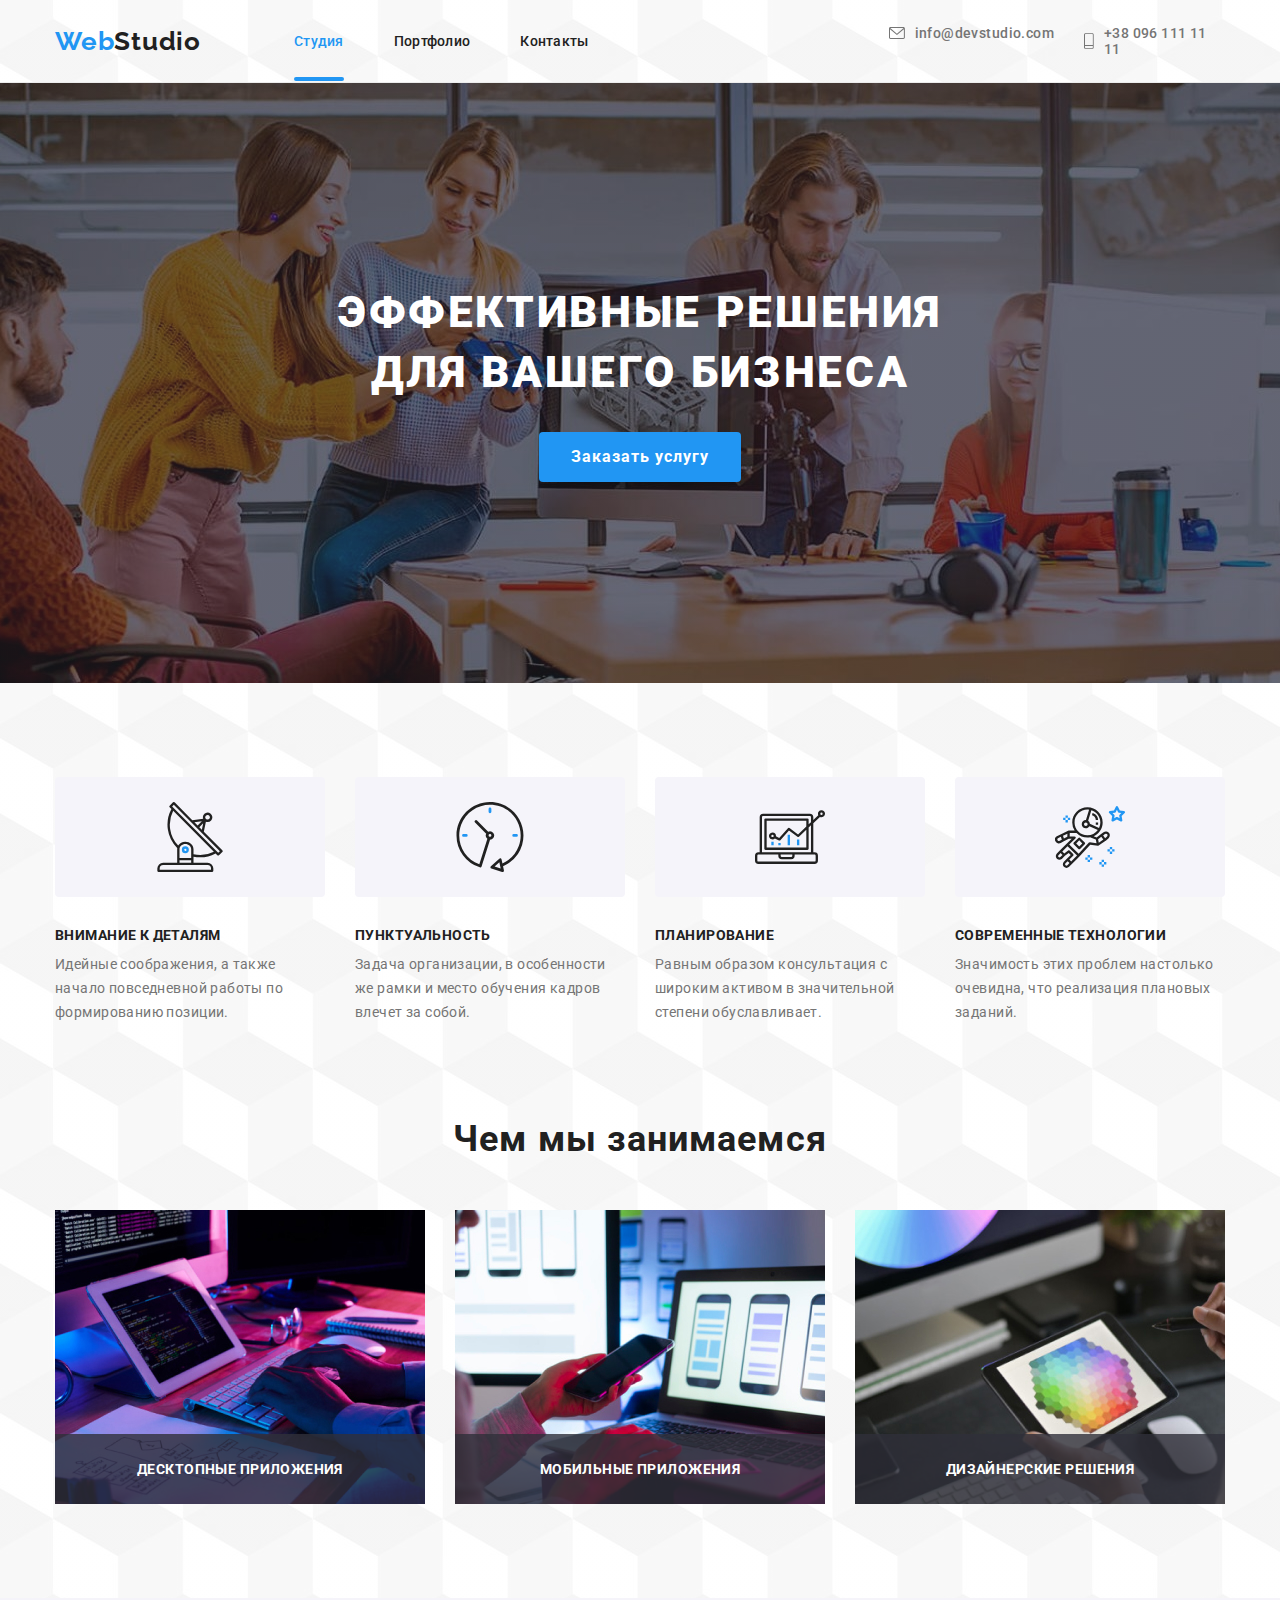
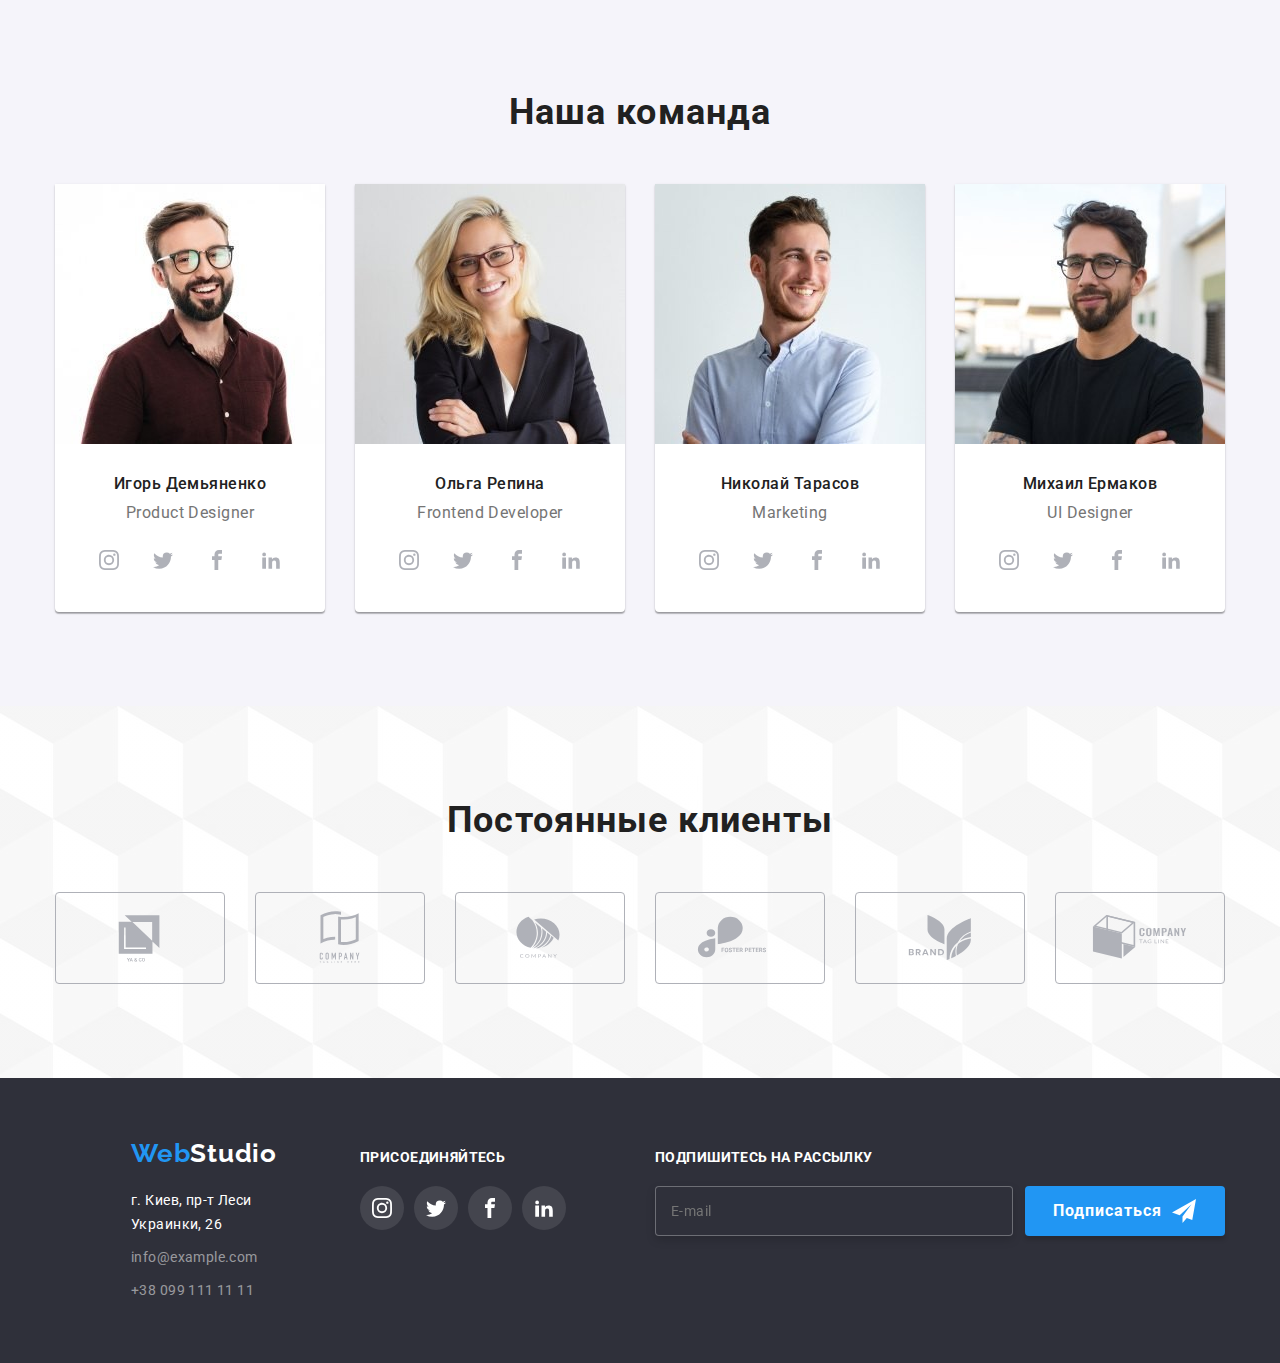
<file: index.html>
<!DOCTYPE html>
<html lang="en">
  <head>
    <meta charset="UTF-8" />
    <meta http-equiv="X-UA-Compatible" content="IE=edge" />
    <meta name="viewport" content="width=device-width, initial-scale=1.0" />
    <title>Document</title>
    <link rel="preconnect" href="https://fonts.googleapis.com" />
    <link rel="preconnect" href="https://fonts.gstatic.com" crossorigin />
    <link
      rel="stylesheet"
      href="https://cdnjs.cloudflare.com/ajax/libs/modern-normalize/1.0.0/modern-normalize.min.css"
    />
    <link
      href="https://fonts.googleapis.com/css2?family=Raleway:wght@600;700;800&family=Roboto:wght@400;500;700;900&display=swap"
      rel="stylesheet"
    />
    <link rel="stylesheet" href="./css/main.min.css" />
  </head>

  <body class="bg-img">
    <!-- Логотип -->
    <header class="header">
      <div class="container nav">
        <a href="./index.html" class="logo logo--right">Web<span class="logo__header-color">Studio</span></a>
        <nav class="nav">
          <ul class="nav list">
            <li class="nav__item">
              <a href="./index.html" class="active nav__info">Студия</a>
            </li>
            <li class="nav__item">
              <a href="./portfolio.html" class="nav__info">Портфолио</a>
            </li>
            <li class="nav__item">
              <a href="#contacts" class="nav__info">Контакты</a>
            </li>
          </ul>
        </nav>
        <ul class="heder-contacts list">
          <li class="heder-contacts__link">
            <a href="mailto:info@devstudio.com" class="heder-contacts__mail">
              <svg class="heder-contacts__icon" width="16" height="12">
               <use href="./images/icons-sprite.svg#icon-email"></use>
              </svg>info@devstudio.com
            </a>
          </li>
          <li class="heder-contacts__link">
            <a href="tel:+380961111111" class="heder-contacts__tel">
              <svg class="heder-contacts__icon" width="10" height="16">
                <use href="./images/icons-sprite.svg#icon-mobile"></use>
              </svg>+38 096 111 11 11
            </a>
          </li>
        </ul>
      </div>
    </header>

<div class="mobail-header container">
       <a href="./index.html" class="mobail-logo">Web<span class="logo__header-color">Studio</span></a>    
       <button class="mobile-menu-btn" type="button"  data-mobile-open>
            <svg  class="mobile-menu-icon" width="24" height="16">
              <use class="mobile-menu-open" href="./images/symbol-defs.svg#menu-24px"></use>
            <!-- <use class="mobile-menu-close" href="./images/symbol-defs.svg#close-24px"></use> -->
            </svg>
       </button>

      </div>

      </div>

    <!-- Услуги для бизнеса -->
    <main>
      <section class="market wrapper">
        <div class="container">
          <h1 class="solution">Эффективные решения для вашего бизнеса</h1>
          <button class="order" type="button" data-modal-open >Заказать услугу</button>
        </div>
      </section>

      <!-- Особенности работы -->

      <section class="section">
        <div class="container">
          <h2 class="visually-hidden">Переваги</h2>
          <ul class="list fors">
            <li class="fors__list">
              <div class="feature feature--bottom">
                <svg width="70" height="70">
                  <use href="./images/icons-sprite.svg#icon-antenna"></use>
                </svg>
              </div>
              <h3 class="fors__skils fors__skils--bottom">Внимание к деталям</h3>
              <p class="fors__deskr">
                Идейные соображения, а также начало повседневной работы по формированию позиции.
              </p>
            </li>

            <li class="fors__list">
              <div class="feature feature--bottom">
                <svg width="70" height="70">
                  <use href="./images/icons-sprite.svg#icon-clock"></use>
                </svg>
              </div>
              <h3 class="fors__skils fors__skils--bottom">Пунктуальность</h3>
              <p class="fors__deskr">
                Задача организации, в особенности же рамки и место обучения кадров влечет за собой.
              </p>
            </li>

            <li class="fors__list">
              <div class="feature feature--bottom">
                <svg width="70" height="70">
                  <use href="./images/icons-sprite.svg#icon-diagram"></use>
                </svg>
              </div>
              <h3 class="fors__skils fors__skils--bottom">Планирование</h3>
              <p class="fors__deskr">
                Равным образом консультация с широким активом в значительной степени обуславливает.
              </p>
            </li>

            <li class="fors__list">
              <div class="feature feature--bottom">
                <svg width="70" height="70">
                  <use href="./images/icons-sprite.svg#icon-astronaut"></use>
                </svg>
              </div>
              <h3 class="fors__skils fors__skils--bottom">Современные технологии</h3>
              <p class="fors__deskr">
                Значимость этих проблем настолько очевидна, что реализация плановых заданий.
              </p>
            </li>
          </ul>
        </div>
      </section>

      <!-- Три картинки -->

      <section class="container">
        <div class="section work">
          <h2 class="mishion mishion--bottom">Чем мы занимаемся</h2>
          <ul class="picture list">
            <li class="picture__box picture__box--end">
							<picture>
								<!-- desktop screen -->
								<source
									media="(min-width: 1200px)"
									srcset="./img-new/benefits/img-0-lg.jpg 1x, ./img-new/benefits/img-0-lg-@2x.jpg 2x"
									type="image/jpg"
								/>
								<img src="./img-new/benefits/img-0-lg.jpg" alt="box 1" width="370" height="294" />
							</picture>
              <p class="picture__text">Десктопные приложения</p>
            </li>
            <li class="picture__box picture__box--end">
              	<picture>
								<!-- desktop screen -->
								<source
									media="(min-width: 1200px)"
									srcset="./img-new/benefits/img-1-lg.jpg 1x, ./img-new/benefits/img-1-lg-@2x.jpg 2x"
									type="image/jpg"
								/>
								<img src="./img-new/benefits/img-1-lg.jpg" alt="box 2" width="370" height="294" />
							</picture>
              <p class="picture__text">Мобильные приложения</p>
            </li>
            <li class="picture__box picture__box--end">
              	<picture>
								<!-- desktop screen -->
								<source
									media="(min-width: 1200px)"
									srcset="./img-new/benefits/img-2-lg.jpg 1x, ./img-new/benefits/img-2-lg-@2x.jpg 2x"
									type="image/jpg"
								/>
								<img src="./img-new/benefits/img-2-lg.jpg" alt="box 3" width="370" height="294" />
							</picture>
              <p class="picture__text">Дизайнерские решения</p>
            </li>
          </ul>
        </div>
      </section>

      <!-- Команда фирмы -->

      <section class="team section">
        <div class="container">
          <h2 id="studio" class="mishion mishion--bottom">Наша команда</h2>
          <ul class="team-box list">
            <li class="team-box__unit">
            	<picture>
                <!-- desktop screen -->
								<source
									media="(min-width: 1200px)"
									srcset="./img-new/team/img-0-lg.jpg 1x, ./img-new/team/img-0-lg-@2x.jpg 2x"
									type="image/jpg"
								/>
                <!-- tablet screen -->
								<source
									media="(min-width: 768px)"
									srcset="./img-new/team/img-0-md.jpg 1x, ./img-new/team/img-0-md-@2x.jpg 2x"
									type="image/jpg"
								/> 
                 <!-- mobile screen -->
								<source
									media="(min-width: 480px)"
									srcset="./img-new/team/img-0-sm.jpg 1x, ./img-new/team/img-0-sm-@2x.jpg 2x"
									type="image/jpg"
								/> 
                <source
									media="(max-width: 479px)"
									srcset="./img-new/team/img-0-sm.jpg 1x, ./img-new/team/img-0-sm-@2x.jpg 2x"
									type="image/jpg"
								/> 
								<img src="./img-new/team/img-0-lg.jpg" alt="Igor" />
							</picture>

              <div class="personal">
                <h3 class="personal__soname">Игорь Демьяненко</h3>
                <p class="personal__job personal__job--top">Product Designer</p>
                 <ul class="list soshial  soshial--top">
                    <li class="soshial__list">
                      <a class="soshial__links"
                        href="https://www.instagram.com/">
                        <svg class="soshial__icons" width="20" height="20">
                          <use href="./images/symbol-defs.svg#icon-instagram"></use>
                        </svg>
                      </a>
                    </li>
                    <li class="soshial__list">
                      <a class="soshial__links"
                        href="https://www.twitter.com/">
                        <svg class="soshial__icons" width="20" height="20">
                          <use href="./images/symbol-defs.svg#icon-twitter"></use>
                        </svg>
                      </a>
                    </li>
                    <li class="soshial__list">
                      <a class="soshial__links"
                        href="https://www.facebook.com/">
                        <svg class="soshial__icons" width="20" height="20">
                          <use href="./images/symbol-defs.svg#icon-facebook"></use>
                        </svg>
                      </a>
                    </li>
                    <li class="soshial__list">
                      <a class="soshial__links"
                        href="https://www.linkedin.com/">
                        <svg class="soshial__icons" width="20" height="20">
                          <use href="./images/symbol-defs.svg#icon-linkedin2"></use>
                        </svg>
                      </a>
                    </li>
                  </ul> 
                </div>
              
            </li>
            <li class="team-box__unit">
              <picture>
                <!-- desktop screen -->
								<source
									media="(min-width: 1200px)"
									srcset="./img-new/team/img-1-lg.jpg 1x, ./img-new/team/img-1-lg-@2x.jpg 2x"
									type="image/jpg"
								/>
                <!-- tablet screen -->
								<source
									media="(min-width: 768px)"
									srcset="./img-new/team/img-1-md.jpg 1x, ./img-new/team/img-1-md-@2x.jpg 2x"
									type="image/jpg"
								/> 
                 <!-- mobile screen -->
								<source
									media="(min-width: 480px)"
									srcset="./img-new/team/img-1-sm.jpg 1x, ./img-new/team/img-1-sm-@2x.jpg 2x"
									type="image/jpg"
								/> 
                <source
									media="(max-width: 479px)"
									srcset="./img-new/team/img-1-sm.jpg 1x, ./img-new/team/img-1-sm-@2x.jpg 2x"
									type="image/jpg"
								/> 
								<img src="./img-new/team/img-1-lg.jpg" alt="Olga" />
							</picture>
              <div class="personal">
                <h3 class="personal__soname">Ольга Репина</h3>
                <p class="personal__job personal__job--top">Frontend Developer</p>
                 <ul class="list soshial  soshial--top">
                    <li class="soshial__list">
                      <a class="soshial__links"
                        href="https://www.instagram.com/">
                        <svg class="soshial__icons" width="20" height="20">
                          <use href="./images/symbol-defs.svg#icon-instagram"></use>
                        </svg>
                      </a>
                    </li>
                    <li class="soshial__list">
                      <a class="soshial__links"
                        href="https://www.twitter.com/">
                        <svg class="soshial__icons" width="20" height="20">
                          <use href="./images/symbol-defs.svg#icon-twitter"></use>
                        </svg>
                      </a>
                    </li>
                    <li class="soshial__list">
                      <a class="soshial__links"
                        href="https://www.facebook.com/">
                        <svg class="soshial__icons" width="20" height="20">
                          <use href="./images/symbol-defs.svg#icon-facebook"></use>
                        </svg>
                      </a>
                    </li>
                    <li class="soshial__list">
                      <a class="soshial__links"
                        href="https://www.linkedin.com/">
                        <svg class="soshial__icons" width="20" height="20">
                          <use href="./images/symbol-defs.svg#icon-linkedin2"></use>
                        </svg>
                      </a>
                    </li>
                  </ul>
              </div>
            </li>
            <li class="team-box__unit">
              <picture>
                <!-- desktop screen -->
								<source
									media="(min-width: 1200px)"
									srcset="./img-new/team/img-2-lg.jpg 1x, ./img-new/team/img-2-lg-@2x.jpg 2x"
									type="image/jpg"
								/>
                <!-- tablet screen -->
								<source
									media="(min-width: 768px)"
									srcset="./img-new/team/img-2-md.jpg 1x, ./img-new/team/img-2-md-@2x.jpg 2x"
									type="image/jpg"
								/> 
                 <!-- mobile screen -->
								<source
									media="(min-width: 480px)"
									srcset="./img-new/team/img-2-sm.jpg 1x, ./img-new/team/img-2-sm-@2x.jpg 2x"
									type="image/jpg"
								/> 
                <source
									media="(max-width: 479px)"
									srcset="./img-new/team/img-2-sm.jpg 1x, ./img-new/team/img-2-sm-@2x.jpg 2x"
									type="image/jpg"
								/> 
								<img src="./img-new/team/img-2-lg.jpg" alt="Nikolaj" />
							</picture>
              <div class="personal">
                <h3 class="personal__soname">Николай Тарасов</h3>
                <p class="personal__job personal__job--top">Marketing</p>
                 <ul class="list soshial  soshial--top">
                    <li class="soshial__list">
                      <a class="soshial__links"
                        href="https://www.instagram.com/">
                        <svg class="soshial__icons" width="20" height="20">
                          <use href="./images/symbol-defs.svg#icon-instagram"></use>
                        </svg>
                      </a>
                    </li>
                    <li class="soshial__list">
                      <a class="soshial__links"
                        href="https://www.twitter.com/">
                        <svg class="soshial__icons" width="20" height="20">
                          <use href="./images/symbol-defs.svg#icon-twitter"></use>
                        </svg>
                      </a>
                    </li>
                    <li class="soshial__list">
                      <a class="soshial__links"
                        href="https://www.facebook.com/">
                        <svg class="soshial__icons" width="20" height="20">
                          <use href="./images/symbol-defs.svg#icon-facebook"></use>
                        </svg>
                      </a>
                    </li>
                    <li class="soshial__list">
                      <a class="soshial__links"
                        href="https://www.linkedin.com/">
                        <svg class="soshial__icons" width="20" height="20">
                          <use href="./images/symbol-defs.svg#icon-linkedin2"></use>
                        </svg>
                      </a>
                    </li>
                  </ul>
              </div>
            </li>
            <li class="team-box__unit">
              <picture>
                <!-- desktop screen -->
								<source
									media="(min-width: 1200px)"
									srcset="./img-new/team/img-3-lg.jpg 1x, ./img-new/team/img-3-lg-@2x.jpg 2x"
									type="image/jpg"
								/>
                <!-- tablet screen -->
								<source
									media="(min-width: 768px)"
									srcset="./img-new/team/img-3-md.jpg 1x, ./img-new/team/img-3-md-@2x.jpg 2x"
									type="image/jpg"
								/> 
                 <!-- mobile screen -->
								<source
									media="(min-width: 480px)"
									srcset="./img-new/team/img-3-sm.jpg 1x, ./img-new/team/img-3-sm-@2x.jpg 2x"
									type="image/jpg"
								/> 
                <source
									media="(max-width: 479px)"
									srcset="./img-new/team/img-3-sm.jpg 1x, ./img-new/team/img-3-sm-@2x.jpg 2x"
									type="image/jpg"
								/> 
								<img src="./img-new/team/img-3-lg.jpg" alt="Mikail" />
							</picture>
              <div class="personal">
                <h3 class="personal__soname">Михаил Ермаков</h3>
                <p class="personal__job personal__job--top">UI Designer</p>
                 <ul class="list soshial  soshial--top">
                    <li class="soshial__list">
                      <a class="soshial__links"
                        href="https://www.instagram.com/">
                        <svg class="soshial__icons" width="20" height="20">
                          <use href="./images/symbol-defs.svg#icon-instagram"></use>
                        </svg>
                      </a>
                    </li>
                    <li class="soshial__list">
                      <a class="soshial__links"
                        href="https://www.twitter.com/">
                        <svg class="soshial__icons" width="20" height="20">
                          <use href="./images/symbol-defs.svg#icon-twitter"></use>
                        </svg>
                      </a>
                    </li>
                    <li class="soshial__list">
                      <a class="soshial__links"
                        href="https://www.facebook.com/">
                        <svg class="soshial__icons" width="20" height="20">
                          <use href="./images/symbol-defs.svg#icon-facebook"></use>
                        </svg>
                      </a>
                    </li>
                    <li class="soshial__list">
                      <a class="soshial__links"
                        href="https://www.linkedin.com/">
                        <svg class="soshial__icons" width="20" height="20">
                          <use href="./images/symbol-defs.svg#icon-linkedin2"></use>
                        </svg>
                      </a>
                    </li>
                  </ul>
        </div>
      </div>
      </section>

      <!-- Постоянные клиенты -->

      <section class="section">
        <div class="container">
          <h2 class="mishion mishion--bottom">Постоянные клиенты</h2>
          <ul class="klients list">
            <li class="klients__list">
              <a class="klients__link" href=""
                ><svg class="klients__icon" width="106" height="60">
                  <use href="./images/symbol-defs.svg#icon-logo-0"></use>
                </svg>
              </a>
            </li>
            <li class="klients__list">
              <a class="klients__link" href=""
                ><svg class="klients__icon" width="106" height="60">
                  <use href="./images/symbol-defs.svg#icon-logo-1"></use>
                </svg>
              </a>
            </li>
            <li class="klients__list">
              <a class="klients__link" href=""
                ><svg class="klients__icon" width="106" height="60">
                  <use href="./images/symbol-defs.svg#icon-logo-2"></use>
                </svg>
              </a>
            </li>
            <li class="klients__list">
              <a class="klients__link" href=""
                ><svg class="klients__icon" width="106" height="60">
                  <use href="./images/symbol-defs.svg#icon-logo-3"></use>
                </svg>
              </a>
            </li>
            <li class="klients__list">
              <a class="klients__link" href=""
                ><svg class="klients__icon" width="106px" height="60px">
                  <use href="./images/symbol-defs.svg#icon-logo-4"></use>
                </svg>
              </a>
            </li>
            <li class="klients__list">
              <a class="klients__link" href=""
                ><svg class="klients__icon" width="106" height="60">
                  <use href="./images/symbol-defs.svg#icon-logo-5"></use>
                </svg>
              </a>
            </li>
          </ul>
        </div>
      </section>
    </main>

    <!-- footer -->

    <footer class="grafit">
      <div class="container flex">
        <div class="footer__contacts--right">
          <a class="logo logo--bottom" href="./12index.html">Web<span class="logo__footer-color">Studio</span></a>
          <address id="contacts">
            <ul class="footer__contacts-block list">
              <li class="footer__contacts-list">
                <a
                  href="https://goo.gl/maps/5vLrTGRrTv6c7Xk37"
                  target="_blank" rel="noopener noreferrer" class="footer__contacts-adress"
                  >г. Киев, пр-т Леси Украинки, 26
                </a>
              </li>
              <li class="footer__contacts-list">
                <a href="mailto:info@example.com" class="footer__contacts-link">info@example.com</a>
              </li>

              <li class="footer__contacts-list">
                <a href="tel:+380991111111" class="footer__contacts-link">+38 099 111 11 11</a>
              </li>
            </ul>
          </address>
        </div>
        <div class="footer-soclink">
          <p class="footer-title">присоединяйтесь</p>
          <ul class="footer-soc-list list">
            <li class="footer-soc-item">
              <a class="footer-soc-link link" href="https://www.instagram.com/">
                <svg class="footer-icon" width="20" height="20">
                  <use href="./images/symbol-defs.svg#icon-instagram"></use>
                </svg>
              </a>
            </li>
            <li class="footer-soc-item">
              <a class="footer-soc-link link" href="https://www.twitter.com/"
                ><svg class="footer-icon" width="20" height="20">
                  <use href="./images/symbol-defs.svg#icon-twitter"></use>
                </svg>
              </a>
            </li>
            <li class="footer-soc-item">
              <a class="footer-soc-link link" href="https://www.facebook.com/"
                ><svg class="footer-icon" width="20" height="20">
                  <use href="./images/symbol-defs.svg#icon-facebook"></use>
                </svg>
              </a>
            </li>
            <li class="footer-soc-item">
              <a class="footer-soc-link link" href="https://www.linkedin.com/"
                ><svg class="footer-icon" width="20" height="20">
                  <use href="./images/symbol-defs.svg#icon-linkedin2"></use>
                </svg>
              </a>
            </li>
          </ul>
        </div>

        <div class="footer-form">
             <p class="footer-title">ПОДПИШИТЕСЬ НА РАССЫЛКУ</p>
              <div class="btn-send">
                <form class="">
                  <label class="form-field">
                      <input class="input" type="email" name="email"
                          placeholder="E-mail" required />
                  </label>
                </form>        
                 <button class="button-send" type="submit">Подписаться
                      <svg class="button-icon-send" width="24" height="24">
                          <use href="./images/symbol-defs.svg#icon-shere" />
                      </svg>
                 </button>
            </div>
        </div>
      </div>

    </footer>

<!-- MODAL -->

    <div class="backdrop is-hidden" data-modal>
      <div class="modal">
        <button type="button" class="modal-close-btn" data-modal-close>
          <svg class="close-btn" width="11" height="11">
            <use href="./images/symbol-defs.svg#icon-xx"></use>
          </svg>
        </button>

        <form action="#" class="modal-form" data-netlify="true" id="form">
          <p class="modal-form-deskr">Оставьте свои данные, мы вам перезвоним</p>

           <div class="modal-form-fild">
             <label for="text" class="modal-field-name">Имя</label>
              <div class="input-wrap">
                <input required type="text" class="modal-field-input form-input" id="user-name" name="Имя" placeholder="Петр Иванов" minlength="5" maxlength="20" required >   
                 <svg class="form-icon" width="12" height="12">
                   <use href="./images/symbol-defs.svg#icon-man"></use>
                 </svg>
              </div>
           </div>
           <div class="modal-form-fild">
              <label for="tel" class="modal-field-name">Телефон</label>
              <div class="input-wrap">
                <input required type="tel" class="modal-field-input form-input form-input" id="user-telefon" name="Телефон"placeholder="+380 50 430 20 20" required maxlength="15">
                  <svg class="form-icon" width="12" height="12">
                    <use href="./images/symbol-defs.svg#icon-fone"></use>
                  </svg>
              </div>
           </div>
           <div class="modal-form-fild">
             <label for="email" class="modal-field-name">Почта</label>
             <div class="input-wrap">
               <input required type="email" class="modal-field-input" id="user-email"name="email" placeholder="mail@mail.com" required>
                 <svg class="form-icon" width="15" height="12">
                   <use href="./images/symbol-defs.svg#icon-mail-to"></use>
                 </svg>
              </div>
           </div>
           <div class="modal-form-coments">
              <label for="comment" class="modal-field-name">Комментарий</label>
              <textarea class="modal-field-coments" name="comment" id="comment" placeholder="Введите текст..."></textarea>
           </div>
           <label class="modal-field-contract">
            <input class="checkbox" type="checkbox" name="contract" value="reading" />
            Соглашаюсь с рассылкой и принимаю  <span class="contract"> Условия договора</span>
          </label>
           <button class="model-form-button" id="launch-btn" type="submit">Oтправить</button>
       </form>

      </div>
    </div>

    <!-- MOBILE MENU MODUL -->
    <div class=" mobile-menu backdro is-hidden" data-mobile>
        
      <button type="button" class="modile-close-btn" data-mobile-close>
          <svg class="close-bt" width="24" height="16">
            <use href="./images/symbol-defs.svg#close-24px"></use>
          </svg>
        </button>

      <ul class=" mobile-menu__nav list">
        <li class="mobile-menu__nav--item">
          <a href="./index.html" class="mobile-menu__nav--info carent">Студия</a>
        </li>
        <li class="mobile-menu__nav--item">
          <a href="./portfolio.html" class="  mobile-menu__nav--info">Портфолио</a>
        </li>
        <li class="mobile-menu__nav--item">
          <a href="#contacts" class="mobile-menu__nav--info">Контакты</a>
        </li>
      </ul>

      <ul class="mobile-menu__contacts list">
        <li class="mobile-menu__contacts--item">
          <a href="tel:+380961111111" class="mobile-menu__contacts--tel">+38 096 111 11 11</a>
        </li>

        <li class="mobile-menu__contacts--item">
          <a href="mailto:info@devstudio.com" class="mobile-menu__contacts--mail">info@devstudio.com</a>
        </li>
      </ul>

           <ul class="mobile-menu__socials list link">
              <li class="mobile-menu__socials--item">
                <a href="https://www.instagram.com/" class="mobile-menu__socials--link link">Instagram</a>
              </li>
              <li class="mobile-menu__socials--item">
                <a href="https://www.twitter.com/" class="mobile-menu__socials--link link">Twitter</a>
              </li>
              <li class="mobile-menu__socials--item">
                <a href="https://www.facebook.com/" class="mobile-menu__socials--link link">Facebook</a>
              </li>
              <li class="mobile-menu__socials--item">
                <a href="https://www.linkedin.com/" class="mobile-menu__socials--link link">LinkedIn</a>
              </li>
            </ul>
    </div>

   <script src="./js/modal.js"></script>
   <script src="./js/mobile-modal.js"></script>
  </body>
</html>
</file>
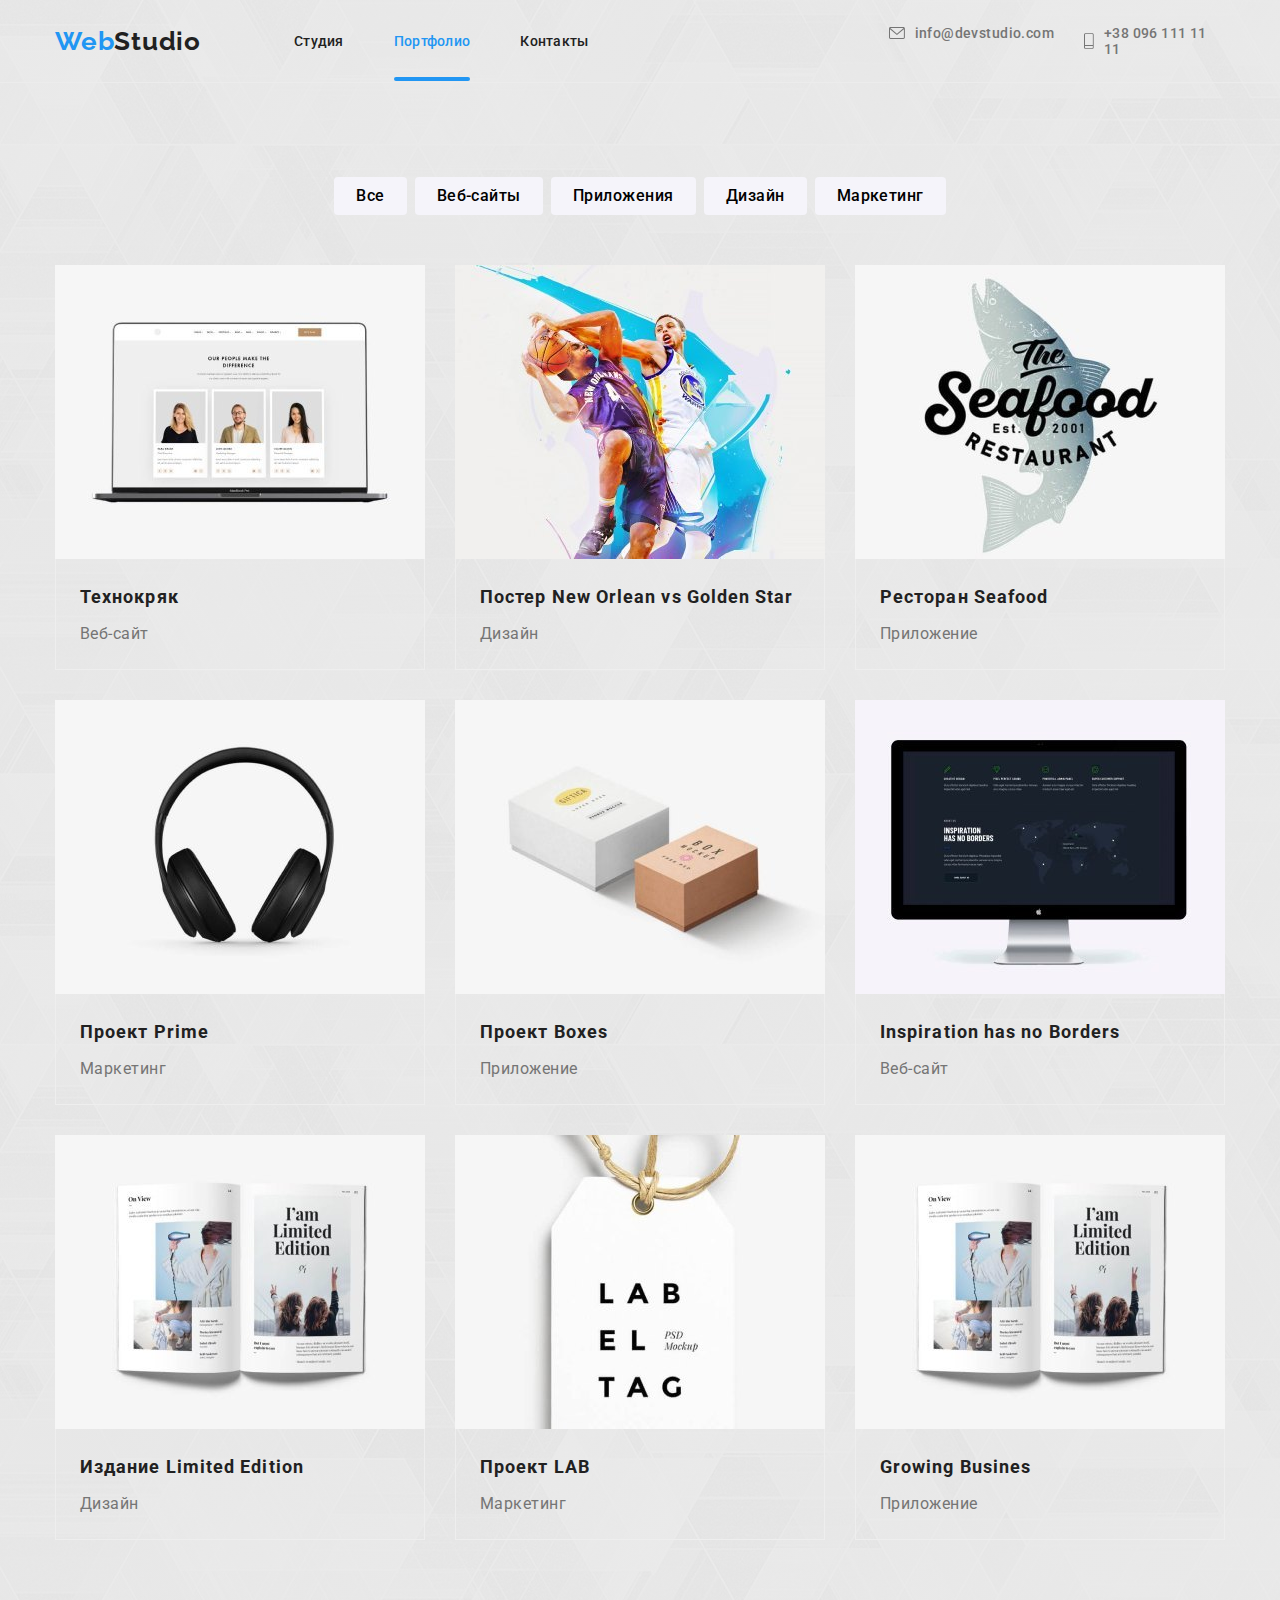
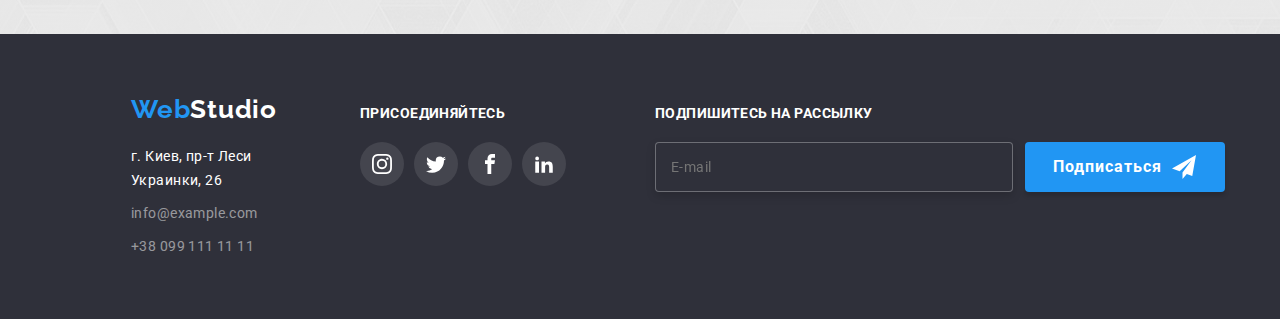
<file: portfolio.html>
<!DOCTYPE html>
<html lang="ru">
  <head>
    <meta charset="UTF-8" />
    <meta name="viewport" content="width=device-width, initial-scale=1.0" />
    <title>Cтудия Портфолио</title>
    <link rel="preconnect" href="https://fonts.googleapis.com" />
    <link rel="preconnect" href="https://fonts.gstatic.com" crossorigin />
    <link
      rel="stylesheet"
      href="https://cdnjs.cloudflare.com/ajax/libs/modern-normalize/1.0.0/modern-normalize.min.css"
    />
    <link
      href="https://fonts.googleapis.com/css2?family=Raleway:wght@600;700;800&family=Roboto:wght@400;500;700;900&display=swap"
      rel="stylesheet"
    />
    <link
      rel="stylesheet"
      href="https://cdnjs.cloudflare.com/ajax/libs/modern-normalize/1.0.0/modern-normalize.min.css"
    />
    <link rel="stylesheet" href="./css/main.min.css" />
  </head>

  <body class="bg-color">
    <!-- Логотип -->
    <header class="header">
      <div class="container nav">
        <a href="./12index.html" class="logo logo--right">Web<span class="logo__header-color">Studio</span></a>
        <nav class="nav">
          <ul class="nav list">
            <li class="nav__item">
              <a href="./index.html" class="nav__info">Студия</a>
            </li>
            <li class="nav__item">
              <a href="./portfolio.html" class="active nav__info">Портфолио</a>
            </li>
            <li class="nav__item">
              <a href="#contacts" class="nav__info">Контакты</a>
            </li>
          </ul>
        </nav>
        <ul class="heder-contacts list">
          <li class="heder-contacts__link">
            <a href="mailto:info@devstudio.com" class="heder-contacts__mail">
              <svg class="heder-contacts__icon heder-contacts__icon--smal-mail">
               <use href="./images/icons-sprite.svg#icon-email"></use>
              </svg>info@devstudio.com
            </a>
          </li>
          <li class="heder-contacts__link">
            <a href="tel:+380961111111" class="heder-contacts__tel">
              <svg class="heder-contacts__icon heder-contacts__icon--smal-tel">
                <use href="./images/icons-sprite.svg#icon-mobile"></use>
              </svg>+38 096 111 11 11
            </a>
          </li>
        </ul>
      </div>
    </header>

<div class="mobail-header container">
       <a href="./index.html" class="mobail-logo">Web<span class="logo__header-color">Studio</span></a>    
       <button class="mobile-menu-btn" type="button"  data-mobile-open>
            <svg  class="mobile-menu-icon" width="24" height="16">
              <use class="mobile-menu-open" href="./images/symbol-defs.svg#menu-24px"></use>
            <!-- <use class="mobile-menu-close" href="./images/symbol-defs.svg#close-24px"></use> -->
            </svg>
       </button>

      </div>
    <main>

      <!-- Кнопки портфолио фильтр -->
      <!-- <section class="section"> -->
        <div class="container section">
          <ul class="list menu menu--bottom">
            <li class="item menu__filtr">
              <button class="menu__link" type="button">Все</button>
            </li>
            <li class="item menu__filtr">
              <button class="menu__link" type="button">Веб-сайты</button>
            </li>
            <li class="item menu__filtr">
              <button class="menu__link" type="button">Приложения</button>
            </li>
            <li class="item menu__filtr">
              <button class="menu__link" type="button">Дизайн</button>
            </li>
            <li class="item menu__filtr">
              <button class="menu__link" type="button">Маркетинг</button>
            </li>
          </ul>

          <!-- Портфолио -->
          <h1 class="visually-hidden">Портфолио</h1>

          <ul class="job-list list">
             <li class="job-project">
              <a href="" class="projekt-link">
                <div class="projekt-img">
              <picture>
                <!-- desktop screen -->
								<source
									media="(min-width: 1200px)"
									srcset="./img-new/portfolio/img-0-lg.jpg 1x, ./img-new/portfolio/img-0-lg-@2x.jpg 2x"
									type="image/jpg"
								/>
                <!-- tablet screen -->
								<source
									media="(min-width: 768px)"
									srcset="./img-new/portfolio/img-0-md.jpg 1x, ./img-new/portfolio/img-0-md-@2x.jpg 2x"
									type="image/jpg"
								/> 
                 <!-- mobile screen -->
								<source
									media="(min-width: 480px)"
									srcset="./img-new/portfolio/img-0-sm.jpg 1x, ./img-new/portfolio/img-0-sm-@2x.jpg 2x"
									type="image/jpg"
								/> 
                <source
									media="(max-width: 479px)"
									srcset="./img-new/portfolio/img-0-sm.jpg 1x, ./img-new/portfolio/img-0-sm-@2x.jpg 2x"
									type="image/jpg"
								/> 
								<img class="projekt-img__pic" src="./img-new/portfolio/img-0-lg.jpg" alt="Технокряк" />
							</picture>

                  <p class="projekt-text">
                    Ресурс предлагает комплексные предложения с разным уровнем функционала и
                    сервисов. Все это позволит посетителю получить исчерпывающие сведения о компании
                    или частном лице.
                  </p>
                </div>
                <div class="job-project-box job-project-box--height">
                  <h2 class="job-result">Технокряк</h2>
                  <p class="job-title">Веб-сайт</p>
                </div>
              </a>
            </li>
            <li class="job-project">
              <a href="" class="projekt-link">
                <div class="projekt-img">
               <picture>
                <!-- desktop screen -->
								<source
									media="(min-width: 1200px)"
									srcset="./img-new/portfolio/img-1-lg.jpg 1x, ./img-new/portfolio/img-1-lg-@2x.jpg 2x"
									type="image/jpg"
								/>
                <!-- tablet screen -->
								<source
									media="(min-width: 768px)"
									srcset="./img-new/portfolio/img-1-md.jpg 1x, ./img-new/portfolio/img-1-md-@2x.jpg 2x"
									type="image/jpg"
								/> 
                 <!-- mobile screen -->
								<source
									media="(min-width: 480px)"
									srcset="./img-new/portfolio/img-1-sm.jpg 1x, ./img-new/portfolio/img-1-sm-@2x.jpg 2x"
									type="image/jpg"
								/> 
                <source
									media="(max-width: 479px)"
									srcset="./img-new/portfolio/img-1-sm.jpg 1x, ./img-new/portfolio/img-1-sm-@2x.jpg 2x"
									type="image/jpg"
								/> 
								<img class="projekt-img__pic" src="./img-new/portfolio/img-1-lg.jpg" alt="New Orlean vs Golden Star" />
							</picture>
                  <p class="projekt-text">
                    Ресурс предлагает комплексные предложения с разным уровнем функционала и
                    сервисов. Все это позволит посетителю получить исчерпывающие сведения о компании
                    или частном лице.
                  </p>
                </div>
                <div class="job-project-box">
                  <h2 class="job-result">Постер New Orlean vs Golden Star</h2>
                  <p class="job-title">Дизайн</p>
                </div>
              </a>
            </li>
            <li class="job-project">
              <a href="" class="projekt-link">
                <div class="projekt-img">
               <picture>
                <!-- desktop screen -->
								<source
									media="(min-width: 1200px)"
									srcset="./img-new/portfolio/img-2-lg.jpg 1x, ./img-new/portfolio/img-2-lg-@2x.jpg 2x"
									type="image/jpg"
								/>
                <!-- tablet screen -->
								<source
									media="(min-width: 768px)"
									srcset="./img-new/portfolio/img-2-md.jpg 1x, ./img-new/portfolio/img-2-md-@2x.jpg 2x"
									type="image/jpg"
								/> 
                 <!-- mobile screen -->
								<source
									media="(min-width: 480px)"
									srcset="./img-new/portfolio/img-2-sm.jpg 1x, ./img-new/portfolio/img-2-sm-@2x.jpg 2x"
									type="image/jpg"
								/> 
                <source
									media="(max-width: 479px)"
									srcset="./img-new/portfolio/img-2-sm.jpg 1x, ./img-new/portfolio/img-2-sm-@2x.jpg 2x"
									type="image/jpg"
								/> 
								<img class="projekt-img__pic" src="./img-new/portfolio/img-2-lg.jpg" alt="Ресторан Seafood" />
							</picture>
                  <p class="projekt-text">
                    Ресурс предлагает комплексные предложения с разным уровнем функционала и
                    сервисов. Все это позволит посетителю получить исчерпывающие сведения о компании
                    или частном лице.
                  </p>
                </div>
                <div class="job-project-box">
                  <h2 class="job-result">Ресторан Seafood</h2>
                  <p class="job-title">Приложение</p>
                </div>
              </a>
            </li>
            <li class="job-project">
              <a href="" class="projekt-link">
                <div class="projekt-img">
               <picture>
                <!-- desktop screen -->
								<source
									media="(min-width: 1200px)"
									srcset="./img-new/portfolio/img-3-lg.jpg 1x, ./img-new/portfolio/img-3-lg-@2x.jpg 2x"
									type="image/jpg"
								/>
                <!-- tablet screen -->
								<source
									media="(min-width: 768px)"
									srcset="./img-new/portfolio/img-3-md.jpg 1x, ./img-new/portfolio/img-3-md-@2x.jpg 2x"
									type="image/jpg"
								/> 
                 <!-- mobile screen -->
								<source
									media="(min-width: 480px)"
									srcset="./img-new/portfolio/img-3-sm.jpg 1x, ./img-new/portfolio/img-3-sm-@2x.jpg 2x"
									type="image/jpg"
								/> 
                <source
									media="(max-width: 479px)"
									srcset="./img-new/portfolio/img-3-sm.jpg 1x, ./img-new/portfolio/img-3-sm-@2x.jpg 2x"
									type="image/jpg"
								/> 
								<img class="projekt-img__pic" src="./img-new/portfolio/img-3-lg.jpg" alt="Prime" />
							</picture>
                  <p class="projekt-text">
                    Ресурс предлагает комплексные предложения с разным уровнем функционала и
                    сервисов. Все это позволит посетителю получить исчерпывающие сведения о компании
                    или частном лице.
                  </p>
                </div>
                <div class="job-project-box">
                  <h2 class="job-result">Проект Prime</h2>
                  <p class="job-title">Маркетинг</p>
                </div>
              </a>
            </li>
            <li class="job-project">
              <a href="" class="projekt-link">
                <div class="projekt-img">
               <picture>
                <!-- desktop screen -->
								<source
									media="(min-width: 1200px)"
									srcset="./img-new/portfolio/img-4-lg.jpg 1x, ./img-new/portfolio/img-4-lg-@2x.jpg 2x"
									type="image/jpg"
								/>
                <!-- tablet screen -->
								<source
									media="(min-width: 768px)"
									srcset="./img-new/portfolio/img-4-md.jpg 1x, ./img-new/portfolio/img-4-md-@2x.jpg 2x"
									type="image/jpg"
								/> 
                 <!-- mobile screen -->
								<source
									media="(min-width: 480px)"
									srcset="./img-new/portfolio/img-4-sm.jpg 1x, ./img-new/portfolio/img-4-sm-@2x.jpg 2x"
									type="image/jpg"
								/> 
                <source
									media="(max-width: 479px)"
									srcset="./img-new/portfolio/img-4-sm.jpg 1x, ./img-new/portfolio/img-4-sm-@2x.jpg 2x"
									type="image/jpg"
								/> 
								<img class="projekt-img__pic" src="./img-new/portfolio/img-4-lg.jpg" alt="Boxes" />
							</picture>
                  <p class="projekt-text">
                    Ресурс предлагает комплексные предложения с разным уровнем функционала и
                    сервисов. Все это позволит посетителю получить исчерпывающие сведения о компании
                    или частном лице.
                  </p>
                </div>
                <div class="job-project-box">
                  <h2 class="job-result">Проект Boxes</h2>
                  <p class="job-title">Приложение</p>
                </div>
              </a>
            </li>
            <li class="job-project">
              <a href="" class="projekt-link">
                <div class="projekt-img">
               <picture>
                <!-- desktop screen -->
								<source
									media="(min-width: 1200px)"
									srcset="./img-new/portfolio/img-5-lg.jpg 1x, ./img-new/portfolio/img-5-lg-@2x.jpg 2x"
									type="image/jpg"
								/>
                <!-- tablet screen -->
								<source
									media="(min-width: 768px)"
									srcset="./img-new/portfolio/img-5-md.jpg 1x, ./img-new/portfolio/img-5-md-@2x.jpg 2x"
									type="image/jpg"
								/> 
                 <!-- mobile screen -->
								<source
									media="(min-width: 480px)"
									srcset="./img-new/portfolio/img-5-sm.jpg 1x, ./img-new/portfolio/img-5-sm-@2x.jpg 2x"
									type="image/jpg"
								/> 
                <source
									media="(max-width: 479px)"
									srcset="./img-new/portfolio/img-5-sm.jpg 1x, ./img-new/portfolio/img-5-sm-@2x.jpg 2x"
									type="image/jpg"
								/> 
								<img class="projekt-img__pic" src="./img-new/portfolio/img-5-lg.jpg" alt="Inspiration has no Borders" />
							</picture>
                  <p class="projekt-text">
                    Ресурс предлагает комплексные предложения с разным уровнем функционала и
                    сервисов. Все это позволит посетителю получить исчерпывающие сведения о компании
                    или частном лице.
                  </p>
                </div>
                <div class="job-project-box">
                  <h2 class="job-result">Inspiration has no Borders</h2>
                  <p class="job-title">Веб-сайт</p>
                </div>
              </a>
            </li>
            <li class="job-project">
              <a href="" class="projekt-link">
                <div class="projekt-img">
               <picture>
                <!-- desktop screen -->
								<source
									media="(min-width: 1200px)"
									srcset="./img-new/portfolio/img-6-lg.jpg 1x, ./img-new/portfolio/img-6-lg-@2x.jpg 2x"
									type="image/jpg"
								/>
                <!-- tablet screen -->
								<source
									media="(min-width: 768px)"
									srcset="./img-new/portfolio/img-6-md.jpg 1x, ./img-new/portfolio/img-6-md-@2x.jpg 2x"
									type="image/jpg"
								/> 
                 <!-- mobile screen -->
								<source
									media="(min-width: 480px)"
									srcset="./img-new/portfolio/img-6-sm.jpg 1x, ./img-new/portfolio/img-6-sm-@2x.jpg 2x"
									type="image/jpg"
								/> 
                <source
									media="(max-width: 479px)"
									srcset="./img-new/portfolio/img-6-sm.jpg 1x, ./img-new/portfolio/img-6-sm-@2x.jpg 2x"
									type="image/jpg"
								/> 
								<img class="projekt-img__pic" src="./img-new/portfolio/img-6-lg.jpg" alt="Limited Edition" />
							</picture>
                  <p class="projekt-text">
                    Ресурс предлагает комплексные предложения с разным уровнем функционала и
                    сервисов. Все это позволит посетителю получить исчерпывающие сведения о компании
                    или частном лице.
                  </p>
                </div>
                <div class="job-project-box">
                  <h2 class="job-result">Издание Limited Edition</h2>
                  <p class="job-title">Дизайн</p>
                </div>
              </a>
            </li>
            <li class="job-project">
              <a href="" class="projekt-link">
                <div class="projekt-img">
               <picture>
                <!-- desktop screen -->
								<source
									media="(min-width: 1200px)"
									srcset="./img-new/portfolio/img-7-lg.jpg 1x, ./img-new/portfolio/img-7-lg-@2x.jpg 2x"
									type="image/jpg"
								/>
                <!-- tablet screen -->
								<source
									media="(min-width: 768px)"
									srcset="./img-new/portfolio/img-7-md.jpg 1x, ./img-new/portfolio/img-7-md-@2x.jpg 2x"
									type="image/jpg"
								/> 
                 <!-- mobile screen -->
								<source
									media="(min-width: 480px)"
									srcset="./img-new/portfolio/img-7-sm.jpg 1x, ./img-new/portfolio/img-7-sm-@2x.jpg 2x"
									type="image/jpg"
								/> 
                <source
									media="(max-width: 479px)"
									srcset="./img-new/portfolio/img-7-sm.jpg 1x, ./img-new/portfolio/img-7-sm-@2x.jpg 2x"
									type="image/jpg"
								/> 
								<img class="projekt-img__pic" src="./img-new/portfolio/img-7-lg.jpg" alt="Lab" />
							</picture>
                  <p class="projekt-text">
                    Ресурс предлагает комплексные предложения с разным уровнем функционала и
                    сервисов. Все это позволит посетителю получить исчерпывающие сведения о компании
                    или частном лице.
                  </p>
                </div>
                <div class="job-project-box">
                  <h2 class="job-result">Проект LAB</h2>
                  <p class="job-title">Маркетинг</p>
                </div>
              </a>
            </li>
            <li class="job-project">
              <a href="" class="projekt-link">
                <div class="projekt-img">
               <picture>
                <!-- desktop screen -->
								<source
									media="(min-width: 1200px)"
									srcset="./img-new/portfolio/img-6-lg.jpg 1x, ./img-new/portfolio/img-6-lg-@2x.jpg 2x"
									type="image/jpg"
								/>
                <!-- tablet screen -->
								<source
									media="(min-width: 768px)"
									srcset="./img-new/portfolio/img-7-md.jpg 1x, ./img-new/portfolio/img-7-md-@2x.jpg 2x"
									type="image/jpg"
								/> 
                 <!-- mobile screen -->
								<source
									media="(min-width: 480px)"
									srcset="./img-new/portfolio/img-7-sm.jpg 1x, ./img-new/portfolio/img-7-sm-@2x.jpg 2x"
									type="image/jpg"
								/> 
                <source
									media="(max-width: 479px)"
									srcset="./img-new/portfolio/img-7-sm.jpg 1x, ./img-new/portfolio/img-7-sm-@2x.jpg 2x"
									type="image/jpg"
								/> 
								<img class="projekt-img__pic" src="./img-new/portfolio/img-7-lg.jpg" alt="Growing Busines" />
							</picture>
                  <p class="projekt-text">
                    Ресурс предлагает комплексные предложения с разным уровнем функционала и
                    сервисов. Все это позволит посетителю получить исчерпывающие сведения о компании
                    или частном лице.
                  </p>
                </div>
                <div class="job-project-box">
                  <h2 class="job-result">Growing Busines</h2>
                  <p class="job-title">Приложение</p>
                </div>
              </a>
            </li>
          </ul>
        </div>
      </section>
    </main>

    <!-- footer -->

    <footer class="containe grafit">

      <div class="container flex">
        <div class="footer__contacts--right">
          <a class="logo logo--bottom" href="./12index.html">Web<span class="logo__footer-color">Studio</span></a>
          <address id="contacts">
            <ul class="footer__contacts-block list">
              <li class="footer__contacts-list">
                <a
                  href="https://goo.gl/maps/5vLrTGRrTv6c7Xk37"
                  target="_blank" rel="noopener noreferrer" class="footer__contacts-adress"
                  >г. Киев, пр-т Леси Украинки, 26
                </a>
              </li>
              <li class="footer__contacts-list">
                <a href="mailto:info@example.com" class="footer__contacts-link">info@example.com</a>
              </li>

              <li class="footer__contacts-list">
                <a href="tel:+380991111111" class="footer__contacts-link">+38 099 111 11 11</a>
              </li>
            </ul>
          </address>
        </div>

        <div class="footer-soclink">
          <p class="footer-title">присоединяйтесь</p>
          <ul class="footer-soc-list list">
            <li class="footer-soc-item">
              <a class="footer-soc-link link" href="">
                <svg class="footer-icon" width="20" height="20">
                  <use href="./images/symbol-defs.svg#icon-instagram"></use>
                </svg>
              </a>
            </li>
            <li class="footer-soc-item">
              <a class="footer-soc-link link" href="">
                <svg class="footer-icon" width="20" height="20">
                  <use href="./images/symbol-defs.svg#icon-twitter"></use>
                </svg>
              </a>
            </li>
            <li class="footer-soc-item">
              <a class="footer-soc-link link" href="">
                <svg class="footer-icon" width="20" height="20">
                  <use href="./images/symbol-defs.svg#icon-facebook"></use>
                </svg>
              </a>
            </li>
            <li class="footer-soc-item">
              <a class="footer-soc-link link" href="">
                <svg class="footer-icon" width="20" height="20">
                  <use href="./images/symbol-defs.svg#icon-linkedin2"></use>
                </svg>
              </a>
            </li>
          </ul>
        </div>

        <div class="footer-form">
          <p class="footer-title">ПОДПИШИТЕСЬ Нa РАССЫЛКУ</p>
          <div class="btn-send">
            <form class="">
              <label class="form-field">
                <input class="input" type="email" name="email" placeholder="E-mail" required />
              </label>
            </form>
            <button class="button-send" type="submit">
              Подписаться
              <svg class="button-icon-send" width="24" height="24">
                <use href="./images/symbol-defs.svg#icon-shere" />
              </svg>
            </button>
          </div>
        </div>
      </div>
    </footer>

   <!-- MOBILE MENU MODUL -->
    <div class=" mobile-menu backdro is-hidden" data-mobile>
        
      <button type="button" class="modile-close-btn" data-mobile-close>
          <svg class="close-bt" width="24" height="16">
            <use href="./images/symbol-defs.svg#close-24px"></use>
          </svg>
        </button>

      <ul class=" mobile-menu__nav list">
        <li class="mobile-menu__nav--item">
          <a href="./index.html" class="mobile-menu__nav--info ">Студия</a>
        </li>
        <li class="mobile-menu__nav--item">
          <a href="./portfolio.html" class=" carent mobile-menu__nav--info">Портфолио</a>
        </li>
        <li class="mobile-menu__nav--item">
          <a href="#contacts" class="mobile-menu__nav--info">Контакты</a>
        </li>
      </ul>

      <ul class="mobile-menu__contacts list">
        <li class="mobile-menu__contacts--item">
          <a href="tel:+380961111111" class="mobile-menu__contacts--tel">+38 096 111 11 11</a>
        </li>

        <li class="mobile-menu__contacts--item">
          <a href="mailto:info@devstudio.com" class="mobile-menu__contacts--mail">info@devstudio.com</a>
        </li>
      </ul>

           <ul class="mobile-menu__socials list link">
              <li class="mobile-menu__socials--item">
                <a href="https://www.instagram.com/" class="mobile-menu__socials--link link">Instagram</a>
              </li>
              <li class="mobile-menu__socials--item">
                <a href="https://www.twitter.com/" class="mobile-menu__socials--link link">Twitter</a>
              </li>
              <li class="mobile-menu__socials--item">
                <a href="https://www.facebook.com/" class="mobile-menu__socials--link link">Facebook</a>
              </li>
              <li class="mobile-menu__socials--item">
                <a href="https://www.linkedin.com/" class="mobile-menu__socials--link link">LinkedIn</a>
              </li>
            </ul>
    </div>

    <script src="./js/mobile-modal.js"></script>
  </body>
</html>
</file>
<file: css/main.min.css>
*,*::before,*::after{-webkit-box-sizing:border-box;box-sizing:border-box}:root{--card-team-gap: 30px;--card-projects-gap: 30px;--main-brand-color: #2196f3;--sekond-brand-color: #212121;--main-body-color: #ffffff;--buttom-second-color: #188ce8;--text-main-color: #2f303a;--text-sekond-color: #757575;--background-second-color: #f5f4fa;--background: #e5e5e5;--icons-first-color: #afb1b8;--e-adress-color: rgba(225, 225, 225, 0.6)}body{font-family:Roboto,sans-serif;color:var(--sekond-brand-color);background-color:var(--main-body-color);font-size:14px;letter-spacing:.03em}.bg-color{background-image:-webkit-gradient(linear, left top, left bottom, from(rgba(235, 235, 235, 0.918)), to(rgba(235, 235, 235, 0.9))),url(../../img-new/background-img/bg-1.jpg);background-image:linear-gradient(to bottom, rgba(235, 235, 235, 0.918), rgba(235, 235, 235, 0.9)),url(../../img-new/background-img/bg-1.jpg)}.bg-img{background-image:-webkit-gradient(linear, left top, left bottom, from(rgba(255, 255, 255, 0.85)), to(rgba(255, 255, 255, 0.85))),url(../../img-new/background-img/bg-3.jpg);background-image:linear-gradient(to bottom, rgba(255, 255, 255, 0.85), rgba(255, 255, 255, 0.85)),url(../../img-new/background-img/bg-3.jpg)}.list{list-style:none;margin:0;padding-left:0px}.link{text-decoration:none;padding:0px}h1,h2,h3,h4,h5,p{margin:0}ul,ol{margin:0;padding-left:0}img{display:block;max-width:100%;height:auto}a{text-decoration:none}.visually-hidden{position:absolute;width:1px;height:1px;margin:-1px;border:0;padding:0;white-space:nowrap;-webkit-clip-path:inset(100%);clip-path:inset(100%);clip:rect(0 0 0 0);overflow:hidden}.container{width:100%;margin-left:auto;margin-right:auto;padding:0 15px}@media screen and (max-width: 767px){.container{max-width:100%;margin-left:auto;margin-right:auto}}@media screen and (min-width: 768px){.container{max-width:768px}}@media screen and (min-width: 1200px){.container{max-width:1200px}}.section{margin:0 auto}@media screen and (max-width: 1199px){.section{padding-top:60px;padding-bottom:60px}}@media screen and (min-width: 1200px){.section{padding-top:94px;padding-bottom:94px}}.header{padding-top:25px;padding-bottom:24px;border-bottom:1px solid #ececec}@media screen and (max-width: 767px){.header{display:none}}@media screen and (min-width: 768px){.header{padding-top:21px;padding-bottom:21px}}@media screen and (min-width: 1200px){.header{padding-top:25px;padding-bottom:24px}}.mobail-header{display:-webkit-box;display:-ms-flexbox;display:flex;-webkit-box-align:center;-ms-flex-align:center;align-items:center;-webkit-box-pack:justify;-ms-flex-pack:justify;justify-content:space-between;border-bottom:1px solid #ececec;background-color:var(--main-body-color);background-image:-webkit-gradient(linear, left top, right top, from(rgba(9, 9, 182, 0)), to(rgba(214, 215, 230, 0.9)));background-image:linear-gradient(to right, rgba(9, 9, 182, 0), rgba(214, 215, 230, 0.9));background-size:cover}@media screen and (min-width: 767px){.mobail-header{display:none;max-width:100%}}.mobail-logo{display:-webkit-box;display:-ms-flexbox;display:flex;padding:16px 0;font-family:"Raleway";font-style:normal;font-weight:700;font-size:24px;line-height:1.17;letter-spacing:.03em;color:var(--main-brand-color);cursor:pointer}.mobile-menu-btn{margin-right:0px;background-color:rgba(0,0,0,0);border:none;width:40px;height:40px;display:-webkit-box;display:-ms-flexbox;display:flex;-webkit-box-align:center;-ms-flex-align:center;align-items:center;-webkit-box-pack:center;-ms-flex-pack:center;justify-content:center;cursor:pointer;margin-left:auto;z-index:0;-webkit-transform:fill;transform:fill;-webkit-transition:-webkit-transform 250ms cubic-bezier(0.4, 0, 0.2, 1);transition:-webkit-transform 250ms cubic-bezier(0.4, 0, 0.2, 1);transition:transform 250ms cubic-bezier(0.4, 0, 0.2, 1);transition:transform 250ms cubic-bezier(0.4, 0, 0.2, 1), -webkit-transform 250ms cubic-bezier(0.4, 0, 0.2, 1)}@media screen and (min-width: 768px){.mobile-menu-btn{display:none}}.mobile-menu-open{-webkit-transform:fill;transform:fill;-webkit-transition:-webkit-transform 250ms cubic-bezier(0.4, 0, 0.2, 1);transition:-webkit-transform 250ms cubic-bezier(0.4, 0, 0.2, 1);transition:transform 250ms cubic-bezier(0.4, 0, 0.2, 1);transition:transform 250ms cubic-bezier(0.4, 0, 0.2, 1), -webkit-transform 250ms cubic-bezier(0.4, 0, 0.2, 1);fill:var(--sekond-brand-color)}.mobile-menu-open:hover,.mobile-menu-open:focus{fill:var(--main-brand-color)}.logo{display:block;font-family:"Raleway";text-decoration:none;font-weight:700;font-size:26px;line-height:1.19;letter-spacing:.03em;color:var(--main-brand-color)}@media screen and (max-width: 1199px){.logo{display:-webkit-box;display:-ms-flexbox;display:flex;-webkit-box-pack:center;-ms-flex-pack:center;justify-content:center}}.logo--bottom{margin-bottom:20px}.logo__footer-color{color:var(--main-body-color)}@media screen and (min-width: 768px){.logo--right{margin-right:86px}}@media screen and (min-width: 1200px){.logo--right{margin-right:93px}}.logo__header-color{color:var(--sekond-brand-color)}.nav{display:-webkit-box;display:-ms-flexbox;display:flex;-webkit-box-align:center;-ms-flex-align:center;align-items:center}.nav__item{margin-right:50px}.nav__item:last-child{margin-right:0px}.nav__info{position:relative;font-weight:500;line-height:1.14;letter-spacing:.02em;color:var(--sekond-brand-color);-webkit-transition-property:color;transition-property:color;-webkit-transition-duration:250ms;transition-duration:250ms;-webkit-transition-timing-function:cubic-bezier(0.4, 0, 0.2, 1);transition-timing-function:cubic-bezier(0.4, 0, 0.2, 1)}.nav__info:hover,.nav__info:focus{color:var(--main-brand-color)}.active::after{content:"";position:absolute;left:0;bottom:-32px;width:100%;height:4px;border-radius:2px;background-color:var(--main-brand-color)}.active{color:var(--main-brand-color)}.heder-contacts{display:-webkit-box;display:-ms-flexbox;display:flex}@media screen and (min-width: 768px){.heder-contacts{-ms-flex-wrap:wrap;flex-wrap:wrap;margin-left:74px}}@media screen and (min-width: 1200px){.heder-contacts{-ms-flex-wrap:nowrap;flex-wrap:nowrap;margin-left:300px}}.heder-contacts__mail,.heder-contacts__tel{display:-webkit-box;display:-ms-flexbox;display:flex;-webkit-box-align:center;-ms-flex-align:center;align-items:center;font-family:"Roboto";font-style:normal;font-weight:500;letter-spacing:.02em;color:var(--text-sekond-color);-webkit-transition-property:color;transition-property:color;-webkit-transition-duration:250ms;transition-duration:250ms;-webkit-transition-timing-function:cubic-bezier(0.4, 0, 0.2, 1);transition-timing-function:cubic-bezier(0.4, 0, 0.2, 1)}@media screen and (min-width: 768px){.heder-contacts__mail,.heder-contacts__tel{font-size:12px;line-height:1.17;letter-spacing:.02em}}@media screen and (min-width: 1200px){.heder-contacts__mail,.heder-contacts__tel{font-size:14px;line-height:1.17;letter-spacing:.03em}}.heder-contacts__mail:hover,.heder-contacts__mail:hover,.heder-contacts__tel:hover,.heder-contacts__tel:hover{color:var(--main-brand-color)}@media screen and (min-width: 768px){.heder-contacts__mail{padding-bottom:9px}}@media screen and (min-width: 1200px){.heder-contacts__link+.heder-contacts__link{margin-left:30px}}.heder-contacts__icon{fill:currentColor}@media screen and (min-width: 768px){.heder-contacts__icon{margin-right:8px}}@media screen and (min-width: 1200px){.heder-contacts__icon{margin-right:10px}}.heder-contacts__icon:hover{fill:currentColor}@media screen and (min-width: 768px){.heder-contacts__icon--smal-tel{width:10px;height:14px}}@media screen and (min-width: 1200px){.heder-contacts__icon--smal-tel{width:10px;height:16px}}@media screen and (min-width: 768px){.heder-contacts__icon--smal-mail{width:12px;height:10px}}@media screen and (min-width: 1200px){.heder-contacts__icon--smal-mail{width:16px;height:12px}}.market{background-color:var(--text-main-color)}@media screen and (max-width: 1199px){.market{padding-top:118px;padding-bottom:118px}}@media screen and (min-width: 1200px){.market{padding-top:200px;padding-bottom:200px}}.wrapper{margin-left:auto;margin-right:auto;background-repeat:no-repeat;background-position:center;background-size:cover;background-image:-webkit-gradient(linear, left top, right top, from(rgba(47, 48, 58, 0.4)), to(rgba(47, 48, 58, 0.4)));background-image:linear-gradient(to right, rgba(47, 48, 58, 0.4), rgba(47, 48, 58, 0.4))}@media screen and (max-width: 479px){.wrapper{max-width:479px;max-height:400px;background-image:-webkit-gradient(linear, left top, right top, from(rgba(47, 48, 58, 0.4)), to(rgba(47, 48, 58, 0.4))),url(../img-new/header/header-480.jpg);background-image:linear-gradient(to right, rgba(47, 48, 58, 0.4), rgba(47, 48, 58, 0.4)),url(../img-new/header/header-480.jpg)}}@media screen and (max-width: 479px)and (min-device-pixel-ratio: 2),screen and (max-width: 479px)and (-webkit-min-device-pixel-ratio: 2),screen and (max-width: 479px)and (min-resolution: 192dpi),screen and (max-width: 479px)and (min-resolution: 2dppx){.wrapper{background-image:-webkit-gradient(linear, left top, right top, from(rgba(47, 48, 58, 0.4)), to(rgba(47, 48, 58, 0.4))),url(../img-new/header/header-480-@2x.jpg);background-image:linear-gradient(to right, rgba(47, 48, 58, 0.4), rgba(47, 48, 58, 0.4)),url(../img-new/header/header-480-@2x.jpg)}}@media screen and (min-width: 480px){.wrapper{max-width:480px;height:400px;background-image:-webkit-gradient(linear, left top, right top, from(rgba(47, 48, 58, 0.4)), to(rgba(47, 48, 58, 0.4))),url(../img-new/header/header-480.jpg);background-image:linear-gradient(to right, rgba(47, 48, 58, 0.4), rgba(47, 48, 58, 0.4)),url(../img-new/header/header-480.jpg)}}@media screen and (min-width: 480px)and (min-device-pixel-ratio: 2),screen and (min-width: 480px)and (-webkit-min-device-pixel-ratio: 2),screen and (min-width: 480px)and (min-resolution: 192dpi),screen and (min-width: 480px)and (min-resolution: 2dppx){.wrapper{background-image:-webkit-gradient(linear, left top, right top, from(rgba(47, 48, 58, 0.4)), to(rgba(47, 48, 58, 0.4))),url(../img-new/header/header-480-@2x.jpg);background-image:linear-gradient(to right, rgba(47, 48, 58, 0.4), rgba(47, 48, 58, 0.4)),url(../img-new/header/header-480-@2x.jpg)}}@media screen and (min-width: 768px){.wrapper{max-width:768px;height:400px;background-image:-webkit-gradient(linear, left top, right top, from(rgba(47, 48, 58, 0.4)), to(rgba(47, 48, 58, 0.4))),url(../img-new/header/header-768.jpg);background-image:linear-gradient(to right, rgba(47, 48, 58, 0.4), rgba(47, 48, 58, 0.4)),url(../img-new/header/header-768.jpg)}}@media screen and (min-width: 768px)and (min-device-pixel-ratio: 2),screen and (min-width: 768px)and (-webkit-min-device-pixel-ratio: 2),screen and (min-width: 768px)and (min-resolution: 192dpi),screen and (min-width: 768px)and (min-resolution: 2dppx){.wrapper{background-image:-webkit-gradient(linear, left top, right top, from(rgba(47, 48, 58, 0.4)), to(rgba(47, 48, 58, 0.4))),url(../img-new/header/header-768-@2x.jpg);background-image:linear-gradient(to right, rgba(47, 48, 58, 0.4), rgba(47, 48, 58, 0.4)),url(../img-new/header/header-768-@2x.jpg)}}@media screen and (min-width: 1200px){.wrapper{max-width:1600px;height:600px;background-image:-webkit-gradient(linear, left top, right top, from(rgba(47, 48, 58, 0.4)), to(rgba(47, 48, 58, 0.4))),url(../img-new/header/header-1200.jpg);background-image:linear-gradient(to right, rgba(47, 48, 58, 0.4), rgba(47, 48, 58, 0.4)),url(../img-new/header/header-1200.jpg)}}@media screen and (min-width: 1200px)and (min-device-pixel-ratio: 2),screen and (min-width: 1200px)and (-webkit-min-device-pixel-ratio: 2),screen and (min-width: 1200px)and (min-resolution: 192dpi),screen and (min-width: 1200px)and (min-resolution: 2dppx){.wrapper{background-image:-webkit-gradient(linear, left top, right top, from(rgba(47, 48, 58, 0.4)), to(rgba(47, 48, 58, 0.4))),url(../img-new/header/header-1200-@2x.jpg);background-image:linear-gradient(to right, rgba(47, 48, 58, 0.4), rgba(47, 48, 58, 0.4)),url(../img-new/header/header-1200-@2x.jpg)}}.solution{margin:0px auto;font-family:"Roboto";font-style:normal;font-weight:900;text-transform:uppercase;text-align:center;letter-spacing:.06em;color:var(--main-body-color)}@media screen and (max-width: 1199px){.solution{width:360px;font-size:26px;line-height:1.62}}@media screen and (min-width: 1200px){.solution{width:696px;font-size:44px;line-height:1.36}}@media screen and (max-width: 479px){.solution{width:300px;font-size:22px;line-height:1.18}}.order{display:block;margin:0 auto;padding:10px 32px 10px 32px;margin-top:30px;background:var(--main-brand-color);-webkit-box-shadow:0px 4px 4px rgba(0,0,0,.15);box-shadow:0px 4px 4px rgba(0,0,0,.15);border:0;border-radius:4px;font-family:"Roboto";font-weight:700;font-size:16px;line-height:1.88;text-align:center;letter-spacing:.06em;color:var(--main-body-color);cursor:pointer;-webkit-transition-property:-webkit-transform;transition-property:-webkit-transform;transition-property:transform;transition-property:transform, -webkit-transform;-webkit-transition-duration:500ms;transition-duration:500ms;-webkit-transition-timing-function:linear;transition-timing-function:linear;-webkit-transition-delay:0;transition-delay:0}.order:hover{background-color:var(--buttom-second-color);-webkit-transform:scale(1.75);transform:scale(1.75)}.order:focus{cursor:progress}@-webkit-keyframes animate175{0%{-webkit-transform:rotate(0deg);transform:rotate(0deg)}30%{-webkit-transform:rotate(5deg);transform:rotate(5deg)}70%{-webkit-transform:rotate(-5deg);transform:rotate(-5deg)}100%{-webkit-transform:rotate(0deg);transform:rotate(0deg)}}@keyframes animate175{0%{-webkit-transform:rotate(0deg);transform:rotate(0deg)}30%{-webkit-transform:rotate(5deg);transform:rotate(5deg)}70%{-webkit-transform:rotate(-5deg);transform:rotate(-5deg)}100%{-webkit-transform:rotate(0deg);transform:rotate(0deg)}}.feature{display:-webkit-box;display:-ms-flexbox;display:flex;-webkit-box-pack:center;-ms-flex-pack:center;justify-content:center;-webkit-box-align:center;-ms-flex-align:center;align-items:center;width:100%;height:120px;background-color:var(--background-second-color);border-radius:4px}.feature--bottom{margin-bottom:30px}.fors{display:-webkit-box;display:-ms-flexbox;display:flex;-webkit-box-pack:center;-ms-flex-pack:center;justify-content:center;-ms-flex-wrap:wrap;flex-wrap:wrap;gap:30px}@media screen and (min-width: 480px){.fors__list{max-width:450px}}@media screen and (min-width: 768px){.fors__list{max-width:354px}}@media screen and (min-width: 1200px){.fors__list{max-width:270px}}.fors__skils{font-family:"Roboto";font-size:14px;font-weight:700;letter-spacing:.03em;text-transform:uppercase;color:var(--sekond-brand-color)}@media screen and (max-width: 767px){.fors__skils{text-align:center}}.fors__skils--bottom{margin:0 0 10px 0}.fors__deskr{font-family:"Roboto";font-style:normal;font-weight:400;line-height:1.71;letter-spacing:.03em;color:var(--text-sekond-color);margin:0}.work{padding-top:0px}@media screen and (max-width: 1199px){.work{display:none}}.picture{display:-webkit-box;display:-ms-flexbox;display:flex;-webkit-box-pack:center;-ms-flex-pack:center;justify-content:center;-ms-flex-wrap:wrap;flex-wrap:wrap;gap:30px}.picture__box{position:relative}.picture__text{display:-webkit-box;display:-ms-flexbox;display:flex;-webkit-box-pack:center;-ms-flex-pack:center;justify-content:center;-webkit-box-align:center;-ms-flex-align:center;align-items:center;position:absolute;width:100%;height:70px;bottom:0;font-weight:700;text-transform:uppercase;color:var(--main-body-color);background:rgba(47,48,58,.8)}.mishion{font-family:"Roboto";font-weight:700;letter-spacing:.03em;text-align:center;color:var(--sekond-brand-color)}@media screen and (min-width: 1200px){.mishion{font-size:36px;line-height:1.16}}@media screen and (max-width: 1199px){.mishion{font-size:28px;line-height:1.18}}@media screen and (min-width: 1200px){.mishion--bottom{margin-bottom:50px}}@media screen and (max-width: 1199px){.mishion--bottom{margin-bottom:30px}}.team{margin-left:auto;margin-right:auto;background-color:var(--background-second-color)}.team-box{display:-webkit-box;display:-ms-flexbox;display:flex;-webkit-box-pack:center;-ms-flex-pack:center;justify-content:center;-ms-flex-wrap:wrap;flex-wrap:wrap;gap:30px}.team-box__unit{background:var(--main-body-color);-webkit-box-shadow:0px 1px 3px rgba(0,0,0,.12),0px 1px 1px rgba(0,0,0,.14),0px 2px 1px rgba(0,0,0,.2);box-shadow:0px 1px 3px rgba(0,0,0,.12),0px 1px 1px rgba(0,0,0,.14),0px 2px 1px rgba(0,0,0,.2);border-radius:0px 0px 4px 4px;-webkit-transition-property:-webkit-transform;transition-property:-webkit-transform;transition-property:transform;transition-property:transform, -webkit-transform;-webkit-transition-duration:500ms;transition-duration:500ms;-webkit-transition-timing-function:ease-in-out;transition-timing-function:ease-in-out;-webkit-transition-delay:0;transition-delay:0}.team-box__unit:hover{-webkit-transform:scale(1.45);transform:scale(1.45)}@media screen and (min-width: 480px){.team-box__img{width:450px;height:460px}}@media screen and (min-width: 768px){.team-box__img{width:354px;height:374px}}@media screen and (min-width: 1200px){.team-box__img{width:270px;height:260px}}@media screen and (max-width: 479px){.team-box__img{width:100%;height:100%}}.personal{padding:30px 0}.personal__soname{text-align:center;font-family:"Roboto";font-weight:500;font-size:16px;line-height:1.19;letter-spacing:.03em;color:var(--sekond-brand-color)}.personal__job{text-align:center;font-family:"Roboto";font-weight:400;font-size:16px;line-height:1.19;letter-spacing:.03em;color:var(--text-sekond-color)}.personal__job--top{margin-top:10px}.soshial{display:-webkit-box;display:-ms-flexbox;display:flex;-webkit-box-align:center;-ms-flex-align:center;align-items:center;-webkit-box-pack:center;-ms-flex-pack:center;justify-content:center}.soshial--top{margin-top:16px}.soshial__list{margin-right:10px}.soshial__list:last-child{margin-right:0px}.soshial__links{display:-webkit-box;display:-ms-flexbox;display:flex;-webkit-box-align:center;-ms-flex-align:center;align-items:center;-webkit-box-pack:center;-ms-flex-pack:center;justify-content:center;width:44px;height:44px;border-radius:50%;color:var(--icons-first-color);-webkit-transition-property:background-color,color;transition-property:background-color,color;-webkit-transition-duration:250ms;transition-duration:250ms;-webkit-transition-timing-function:cubic-bezier(0.4, 0, 0.2, 1);transition-timing-function:cubic-bezier(0.4, 0, 0.2, 1)}.soshial__links:hover,.soshial__links:focus{background-color:var(--buttom-second-color);color:var(--main-body-color)}.soshial__icons{fill:currentColor}.soshial__icons:hover,.soshial__icons:focus{fill:currentColor}.klients{display:-webkit-box;display:-ms-flexbox;display:flex;-webkit-box-pack:center;-ms-flex-pack:center;justify-content:center;margin-left:auto;margin-right:auto;-ms-flex-wrap:wrap;flex-wrap:wrap;gap:30px}.klients__link{display:-webkit-box;display:-ms-flexbox;display:flex;-webkit-box-pack:center;-ms-flex-pack:center;justify-content:center;-webkit-box-align:center;-ms-flex-align:center;align-items:center;width:170px;height:92px;color:var(--icons-first-color);border:1px solid var(--icons-first-color);border-radius:4px;-webkit-transition-property:border-color,color;transition-property:border-color,color;-webkit-transition-duration:250ms;transition-duration:250ms;-webkit-transition-timing-function:cubic-bezier(0.4, 0, 0.2, 1);transition-timing-function:cubic-bezier(0.4, 0, 0.2, 1)}.klients__link:hover,.klients__link:focus{color:var(--main-brand-color);border-color:var(--main-brand-color)}.klients__icon{fill:currentColor}.grafit{background-color:var(--text-main-color);padding:60px 0}.flex{display:-webkit-box;display:-ms-flexbox;display:flex}@media screen and (max-width: 767px){.flex{margin:auto;-webkit-box-pack:center;-ms-flex-pack:center;justify-content:center;-webkit-box-orient:vertical;-webkit-box-direction:normal;-ms-flex-direction:column;flex-direction:column;-webkit-box-align:center;-ms-flex-align:center;align-items:center}}@media screen and (min-width: 768px){.flex{-ms-flex-wrap:wrap;flex-wrap:wrap;-webkit-box-pack:justify;-ms-flex-pack:justify;justify-content:space-between;-webkit-box-align:baseline;-ms-flex-align:baseline;align-items:baseline}}@media screen and (min-width: 1200px){.flex{-ms-flex-wrap:nowrap;flex-wrap:nowrap;-webkit-box-align:baseline;-ms-flex-align:baseline;align-items:baseline;-webkit-box-pack:start;-ms-flex-pack:start;justify-content:flex-start}}.footer__contacts--right{display:block}@media screen and (min-width: 768px){.footer__contacts--right{margin-left:76px}}@media screen and (min-width: 1200px){.footer__contacts--right{margin-right:70px}}.footer__contacts-block{display:-webkit-box;display:-ms-flexbox;display:flex;-webkit-box-orient:vertical;-webkit-box-direction:normal;-ms-flex-direction:column;flex-direction:column;-ms-flex-wrap:wrap;flex-wrap:wrap;gap:9px}@media screen and (max-width: 760px){.footer__contacts-block{margin-bottom:60px}}@media screen and (max-width: 1199px){.footer__contacts-list{margin-right:auto;margin-left:auto}}.footer__contacts-list:last-child{margin-bottom:0}.footer__contacts-adress{font-style:normal;line-height:1.71;letter-spacing:.03em;color:var(--main-body-color);-webkit-transition-property:color;transition-property:color;-webkit-transition-duration:250ms;transition-duration:250ms;-webkit-transition-timing-function:cubic-bezier(0.4, 0, 0.2, 1);transition-timing-function:cubic-bezier(0.4, 0, 0.2, 1)}.footer__contacts-link{color:var(--e-adress-color);font-style:normal;line-height:1.71;letter-spacing:.03em;-webkit-transition-property:color;transition-property:color;-webkit-transition-duration:250ms;transition-duration:250ms;-webkit-transition-timing-function:cubic-bezier(0.4, 0, 0.2, 1);transition-timing-function:cubic-bezier(0.4, 0, 0.2, 1)}.footer__contacts-adress:hover,.footer__contacts-link:hover,.footer__contacts-link:focus,.footer__contacts-adress:focus{color:var(--main-brand-color)}@media screen and (min-width: 768px){.footer-soclink{margin-right:89px}}@media screen and (max-width: 1199px){.footer-soclink{display:-webkit-box;display:-ms-flexbox;display:flex;-webkit-box-orient:vertical;-webkit-box-direction:normal;-ms-flex-direction:column;flex-direction:column;-webkit-box-align:center;-ms-flex-align:center;align-items:center;-webkit-box-pack:center;-ms-flex-pack:center;justify-content:center}}.footer-title{margin-bottom:20px;font-family:"Roboto";font-style:normal;font-weight:700;font-size:14px;line-height:1.14;letter-spacing:.03em;text-transform:uppercase;color:var(--main-body-color);text-align:center;font-family:"Roboto";font-style:normal;font-weight:700;font-size:14px;line-height:1.14;letter-spacing:.03em;text-transform:uppercase;color:var(--main-body-color)}@media screen and (max-width: 1199px){.footer-title{text-align:center}}@media screen and (min-width: 1200px){.footer-title{text-align:start}}.footer-soc-link{display:-webkit-box;display:-ms-flexbox;display:flex;width:44px;height:44px;-webkit-box-pack:center;-ms-flex-pack:center;justify-content:center;-webkit-box-align:center;-ms-flex-align:center;align-items:center;border-radius:50%;color:var(--main-body-color);background:rgba(255,255,255,.1);-webkit-transition-property:background-color,-webkit-transform;transition-property:background-color,-webkit-transform;transition-property:background-color,transform;transition-property:background-color,transform,-webkit-transform;-webkit-transition-duration:350ms;transition-duration:350ms;-webkit-transition-timing-function:cubic-bezier(0.4, 0, 0.2, 1);transition-timing-function:cubic-bezier(0.4, 0, 0.2, 1)}.footer-soc-link:hover,.footer-soc-link:focus{background-color:var(--main-brand-color);-webkit-transform:scale(1.25);transform:scale(1.25)}.footer-soc-list{display:-webkit-box;display:-ms-flexbox;display:flex;margin-left:auto}.footer-soc-list .footer-soc-item+.footer-soc-item{margin-left:10px}.footer-icon{fill:currentColor}.footer-form{display:inline-block;-webkit-box-pack:end;-ms-flex-pack:end;justify-content:end}@media screen and (min-width: 768px){.footer-form{margin-left:auto;margin-right:auto}}@media screen and (max-width: 1199px){.footer-form{margin-top:60px}}@media screen and (min-width: 1200px){.footer-form{margin-left:auto;margin-right:0px}}.form-field{color:var(--main-body-color);background:var(--text-main-color);-webkit-user-select:none;-moz-user-select:none;-ms-user-select:none;user-select:none}.input{height:50px;width:358px;padding:15px;letter-spacing:.03em;background:var(--text-main-color);color:var(---main-btn-color);border:1px solid rgba(255,255,255,.3);-webkit-filter:drop-shadow(0px 4px 4px rgba(0, 0, 0, 0.15));filter:drop-shadow(0px 4px 4px rgba(0, 0, 0, 0.15));border-radius:4px;-webkit-transition-property:border-color;transition-property:border-color;-webkit-transition-duration:250ms;transition-duration:250ms;-webkit-transition-timing-function:cubic-bezier(0.4, 0, 0.2, 1);transition-timing-function:cubic-bezier(0.4, 0, 0.2, 1)}@media screen and (max-width: 400px){.input{max-width:300px;margin-left:10px;margin-right:10px}}@media screen and (max-width: 318px){.input{max-width:270px;margin-left:10px;margin-right:10px}}.input:hover,.input:focus-within{outline:none;border-color:var(--buttom-second-color)}@media screen and (max-width: 1199px){.btn-send{display:-webkit-box;display:-ms-flexbox;display:flex;-webkit-box-orient:vertical;-webkit-box-direction:normal;-ms-flex-direction:column;flex-direction:column;-webkit-box-pack:center;-ms-flex-pack:center;justify-content:center;-webkit-box-align:center;-ms-flex-align:center;align-items:center}}@media screen and (min-width: 1200px){.btn-send{display:-webkit-box;display:-ms-flexbox;display:flex;-webkit-box-align:end;-ms-flex-align:end;align-items:flex-end}}.button-send{padding:0;width:200px;height:50px;font-weight:700;font-size:16px;line-height:1.88;display:-webkit-box;display:-ms-flexbox;display:flex;-webkit-box-pack:end;-ms-flex-pack:end;justify-content:flex-end;-webkit-box-align:center;-ms-flex-align:center;align-items:center;text-align:center;border:0;border-radius:4px;letter-spacing:.06em;background-color:var(--main-brand-color);color:var(--main-body-color);-webkit-box-shadow:0px 4px 4px rgba(0,0,0,.15);box-shadow:0px 4px 4px rgba(0,0,0,.15);-webkit-transition-property:background-color;transition-property:background-color;-webkit-transition-duration:250ms;transition-duration:250ms;-webkit-transition-timing-function:cubic-bezier(0.4, 0, 0.2, 1);transition-timing-function:cubic-bezier(0.4, 0, 0.2, 1);cursor:pointer;-webkit-animation-name:change-btn-send;animation-name:change-btn-send;-webkit-animation-timing-function:linear;animation-timing-function:linear;-webkit-animation-duration:3s;animation-duration:3s;-webkit-animation-delay:1s;animation-delay:1s;-webkit-animation-iteration-count:infinite;animation-iteration-count:infinite;-webkit-animation-direction:alternate;animation-direction:alternate}@media screen and (max-width: 1199px){.button-send{margin-top:20px}}@media screen and (min-width: 1200px){.button-send{margin-left:12px}}.button-icon-send{margin-right:29px;margin-left:10px;cursor:pointer}.button-send:hover,.button-send:focus{background-color:var(--buttom-second-color);-webkit-animation-play-state:paused;animation-play-state:paused}@-webkit-keyframes change-btn-send{0%{-webkit-transform:translatex(0);transform:translatex(0)}40%{-webkit-transform:translatex(0px);transform:translatex(0px)}47%{-webkit-transform:translatex(2px);transform:translatex(2px)}50%{-webkit-transform:translatex(-5px);transform:translatex(-5px)}53%{-webkit-transform:translatex(2px);transform:translatex(2px)}60%{-webkit-transform:translatex(0px);transform:translatex(0px)}100%{-webkit-transform:translatex(0);transform:translatex(0)}}@keyframes change-btn-send{0%{-webkit-transform:translatex(0);transform:translatex(0)}40%{-webkit-transform:translatex(0px);transform:translatex(0px)}47%{-webkit-transform:translatex(2px);transform:translatex(2px)}50%{-webkit-transform:translatex(-5px);transform:translatex(-5px)}53%{-webkit-transform:translatex(2px);transform:translatex(2px)}60%{-webkit-transform:translatex(0px);transform:translatex(0px)}100%{-webkit-transform:translatex(0);transform:translatex(0)}}.menu{display:-webkit-box;display:-ms-flexbox;display:flex;-ms-flex-wrap:wrap;flex-wrap:wrap;gap:8px}@media screen and (min-width: 480px){.menu{-webkit-box-pack:start;-ms-flex-pack:start;justify-content:flex-start}}@media screen and (min-width: 768px){.menu{-webkit-box-pack:center;-ms-flex-pack:center;justify-content:center}}@media screen and (min-width: 1200px){.menu{-webkit-box-pack:center;-ms-flex-pack:center;justify-content:center}}@media screen and (max-width: 479px){.menu--bottom{margin-bottom:30px}}@media screen and (min-width: 480px){.menu--bottom{margin-bottom:40px}}@media screen and (min-width: 768px){.menu--bottom{margin-bottom:30px}}@media screen and (min-width: 1200px){.menu--bottom{margin-bottom:50px}}.menu__link{padding:6px 22px;border-radius:4px;border:0;font-family:"Roboto";font-style:normal;font-weight:500;font-size:16px;line-height:1.63;letter-spacing:.03em;background-color:var(--background-second-color);-webkit-transition-property:background-color,color,-webkit-box-shadow;transition-property:background-color,color,-webkit-box-shadow;transition-property:background-color,color,box-shadow;transition-property:background-color,color,box-shadow,-webkit-box-shadow;-webkit-transition-duration:250ms;transition-duration:250ms;-webkit-transition-timing-function:cubic-bezier(0.4, 0, 0.2, 1);transition-timing-function:cubic-bezier(0.4, 0, 0.2, 1);cursor:pointer}.menu__link:hover,.menu__link:focus{background:var(--main-brand-color);color:var(--main-body-color);-webkit-box-shadow:0px 3px 1px rgba(0,0,0,.1),0px 1px 2px rgba(0,0,0,.08),0px 2px 2px rgba(0,0,0,.12);box-shadow:0px 3px 1px rgba(0,0,0,.1),0px 1px 2px rgba(0,0,0,.08),0px 2px 2px rgba(0,0,0,.12)}.job-list{position:relative;display:-webkit-box;display:-ms-flexbox;display:flex;-ms-flex-wrap:wrap;flex-wrap:wrap;gap:30px}@media screen and (min-width: 480px){.job-list{-webkit-box-pack:center;-ms-flex-pack:center;justify-content:center}}@media screen and (min-width: 768px){.job-list{-webkit-box-pack:start;-ms-flex-pack:start;justify-content:flex-start;-webkit-box-align:start;-ms-flex-align:start;align-items:flex-start}}.job-project{position:relative;cursor:pointer}.projekt-link{display:block}.projekt-link:hover,.projekt-link:focus{-webkit-box-shadow:0px 1px 1px rgba(0,0,0,.12),0px 4px 4px rgba(0,0,0,.06),1px 4px 6px rgba(0,0,0,.16);box-shadow:0px 1px 1px rgba(0,0,0,.12),0px 4px 4px rgba(0,0,0,.06),1px 4px 6px rgba(0,0,0,.16)}.projekt-link:hover .projekt-text,.projekt-link:focus .projekt-text{-webkit-transform:translateY(0);transform:translateY(0)}.projekt-img{position:relative;overflow:hidden}@media screen and (min-width: 480px){.projekt-img__pic{width:450px;height:294px}}@media screen and (min-width: 768px){.projekt-img__pic{width:354px;height:294px}}@media screen and (min-width: 1200px){.projekt-img__pic{width:370px;height:294px}}@media screen and (max-width: 479px){.projekt-img__pic{width:100%;height:100%}}.projekt-text{position:absolute;top:0;background-color:rgba(33,150,243,.9);padding:63px 24px;z-index:10000;-webkit-transform:translateY(100%);transform:translateY(100%);-webkit-transition:-webkit-transform 250ms cubic-bezier(0.4, 0, 0.2, 1);transition:-webkit-transform 250ms cubic-bezier(0.4, 0, 0.2, 1);transition:transform 250ms cubic-bezier(0.4, 0, 0.2, 1);transition:transform 250ms cubic-bezier(0.4, 0, 0.2, 1), -webkit-transform 250ms cubic-bezier(0.4, 0, 0.2, 1);font-weight:400;font-size:18px;line-height:1.56;letter-spacing:.03em;color:var(--main-body-color)}@media screen and (max-width: 767px){.projekt-text{-webkit-transform:translateY(120%);transform:translateY(120%)}}.job-project-box{padding:20px 24px 20px 24px;border-left:1px solid #eee;border-right:1px solid #eee;border-bottom:1px solid #eee}@media screen and (min-width: 480px){.job-project-box{width:450px}}@media screen and (min-width: 768px){.job-project-box{width:354px}}@media screen and (min-width: 1200px){.job-project-box{width:370px}}@media screen and (min-width: 768px){.job-project-box--height{height:147px}}@media screen and (min-width: 1200px){.job-project-box--height{height:100%}}.job-result{margin-bottom:4px;font-family:"Roboto";font-weight:700;font-size:18px;line-height:2;color:var(--sekond-brand-color);letter-spacing:.06em}.job-title{font-family:"Roboto";font-weight:400;font-size:16px;line-height:1.88;letter-spacing:.03em;color:var(--text-sekond-color)}.backdrop{position:fixed;top:0;left:0;width:100%;height:100%;background-color:rgba(0,0,0,.2);-webkit-transition:opacity 250ms cubic-bezier(0.4, 0, 0.2, 1),visibility 250ms;transition:opacity 250ms cubic-bezier(0.4, 0, 0.2, 1),visibility 250ms}.modal{position:absolute;top:50%;left:50%;-webkit-transform:translate(-50%, -50%);transform:translate(-50%, -50%);background-color:var(--main-body-color);border-radius:4px;-webkit-box-shadow:0px 1px 3px rgba(0,0,0,.12),0px 1px 1px rgba(0,0,0,.14),0px 2px 1px rgba(0,0,0,.1);box-shadow:0px 1px 3px rgba(0,0,0,.12),0px 1px 1px rgba(0,0,0,.14),0px 2px 1px rgba(0,0,0,.1)}@media screen and (max-width: 1199px){.modal{width:450px;height:609px}}@media screen and (max-width: 470px){.modal{max-width:300px;height:609px}}@media screen and (min-width: 1200px){.modal{width:528px;height:581px}}.modal-close-btn{position:absolute;top:8px;right:8px;display:-webkit-box;display:-ms-flexbox;display:flex;-webkit-box-align:center;-ms-flex-align:center;align-items:center;-webkit-box-pack:center;-ms-flex-pack:center;justify-content:center;padding:0;width:30px;height:30px;border-radius:50%;border:1px solid rgba(0,0,0,.1);color:#000;background-color:var(--main-body-color);-webkit-transition-property:fill;transition-property:fill;-webkit-transition-duration:500ms;transition-duration:500ms;-webkit-transition-timing-function:cubic-bezier(0.4, 0, 0.2, 1);transition-timing-function:cubic-bezier(0.4, 0, 0.2, 1)}.modal-close-btn:hover,.modal-close-btn:focus{cursor:pointer;fill:var(--buttom-second-color);-webkit-box-shadow:0px 1px 3px rgba(0,0,0,.12),0px 1px 1px rgba(0,0,0,.14),0px 2px 1px rgba(0,0,0,.2);box-shadow:0px 1px 3px rgba(0,0,0,.12),0px 1px 1px rgba(0,0,0,.14),0px 2px 1px rgba(0,0,0,.2)}.backdrop.is-hidden{opacity:0;pointer-events:none}.modal-form{display:-webkit-box;display:-ms-flexbox;display:flex;-webkit-box-orient:vertical;-webkit-box-direction:normal;-ms-flex-direction:column;flex-direction:column;-webkit-box-align:center;-ms-flex-align:center;align-items:center}.modal-form-deskr{margin:40px auto 12px auto;font-weight:700;font-size:20px;line-height:1.15;text-align:center;letter-spacing:.03em;color:var(--sekond-brand-color)}@media screen and (max-width: 1199px){.modal-form-deskr{width:370px}}@media screen and (max-width: 470px){.modal-form-deskr{max-width:280px}}@media screen and (min-width: 1200px){.modal-form-deskr{width:448px}}.modal-form-fild{position:relative;display:-webkit-box;display:-ms-flexbox;display:flex;-webkit-box-orient:vertical;-webkit-box-direction:normal;-ms-flex-direction:column;flex-direction:column;margin-bottom:10px}@media screen and (max-width: 1199px){.modal-form-fild{width:370px}}@media screen and (max-width: 470px){.modal-form-fild{max-width:280px}}@media screen and (min-width: 1200px){.modal-form-fild{width:448px}}.modal-form-coments{display:-webkit-box;display:-ms-flexbox;display:flex;-webkit-box-orient:vertical;-webkit-box-direction:normal;-ms-flex-direction:column;flex-direction:column;margin-bottom:0px;height:138px}@media screen and (max-width: 1199px){.modal-form-coments{width:370px}}@media screen and (max-width: 470px){.modal-form-coments{max-width:280px}}@media screen and (min-width: 1200px){.modal-form-coments{width:448px}}.modal-field-coments{resize:none;outline:none;height:120px;padding:12px 16px;background:var(--main-body-color);border:1px solid rgba(33,33,33,.2);border-radius:4px;-webkit-box-sizing:border-box;box-sizing:border-box;font-weight:400;font-size:14px;line-height:1.5;color:rgba(117,117,117,.5);-webkit-transition-property:border-color,fill;transition-property:border-color,fill;-webkit-transition-duration:250ms;transition-duration:250ms;-webkit-transition-timing-function:cubic-bezier(0.4, 0, 0.2, 1);transition-timing-function:cubic-bezier(0.4, 0, 0.2, 1)}.modal-field-coments:hover,.modal-field-coments:focus{border-color:var(--main-brand-color)}.modal-field-name{font-weight:400;font-size:12px;line-height:1.17;color:var(--text-sekond-color);margin-bottom:4px}.input-wrap{position:relative}@media screen and (max-width: 1199px){.input-wrap{width:370px}}@media screen and (max-width: 470px){.input-wrap{max-width:280px}}@media screen and (min-width: 1200px){.input-wrap{width:448px}}.modal-field-input{width:100%;margin:0;outline:none;background:var(--main-body-color);border:1px solid rgba(33,33,33,.2);border-radius:4px;height:40px;font-style:normal;font-weight:400;font-size:16px;line-height:1.5;color:var(--text-sekond-color);padding:14px 42px;-webkit-transition-property:border-color,fill;transition-property:border-color,fill;-webkit-transition-duration:250ms;transition-duration:250ms;-webkit-transition-timing-function:cubic-bezier(0.4, 0, 0.2, 1);transition-timing-function:cubic-bezier(0.4, 0, 0.2, 1)}.form-input:not(:-moz-placeholder-shown):required:valid{border-color:#4caf50}.form-input:not(:-ms-input-placeholder):required:valid{border-color:#4caf50}.form-input:not(:placeholder-shown):required:valid{border-color:#4caf50}.form-input:not(:-moz-placeholder-shown):required:invalid{border-color:#f44336}.form-input:not(:-ms-input-placeholder):required:invalid{border-color:#f44336}.form-input:not(:placeholder-shown):required:invalid{border-color:#f44336}.form-icon{fill:var(--text-main-color);position:absolute;top:14px;left:14px;-webkit-transition-property:fill;transition-property:fill;-webkit-transition-duration:250ms;transition-duration:250ms;-webkit-transition-timing-function:cubic-bezier(0.4, 0, 0.2, 1);transition-timing-function:cubic-bezier(0.4, 0, 0.2, 1)}.modal-field-input:focus-within+.form-icon,.modal-field-input:hover+.form-icon{fill:var(--main-brand-color)}.modal-field-input:hover,.modal-field-input:focus-within{border-color:var(--main-brand-color)}.modal-field-contract{display:-webkit-box;display:-ms-flexbox;display:flex;-webkit-box-align:center;-ms-flex-align:center;align-items:center;margin-top:20px;font-weight:400;color:var(--text-sekond-color)}@media screen and (max-width: 1199px){.modal-field-contract{font-size:12px;line-height:1.17;letter-spacing:.01em}}@media screen and (max-width: 470px){.modal-field-contract{max-width:280px}}@media screen and (min-width: 1200px){.modal-field-contract{font-size:14px;line-height:1.71;letter-spacing:.03em}}.checkbox{width:16px;height:15px;margin-right:7px;cursor:pointer}@media screen and (max-width: 1199px){.checkbox{font-size:12px;line-height:1.71;letter-spacing:.03em}}@media screen and (max-width: 470px){.checkbox{font-size:10px;line-height:1.71;letter-spacing:.03em}}.contract{font-weight:400;font-size:14px;line-height:1.71;letter-spacing:.03em;-webkit-text-decoration-line:underline;text-decoration-line:underline;color:#2196f3;cursor:pointer}@media screen and (max-width: 1199px){.contract{font-size:12px;line-height:1.71;letter-spacing:.03em}}@media screen and (max-width: 470px){.contract{font-size:10px;line-height:1.71;letter-spacing:.03em}}.model-form-button{display:-webkit-box;display:-ms-flexbox;display:flex;-webkit-box-align:center;-ms-flex-align:center;align-items:center;text-align:center;background:var(--main-brand-color);border-radius:4px;padding:10px 55px;font-weight:700;letter-spacing:.06em;font-size:16px;line-height:1.88;color:var(--main-body-color);cursor:pointer;border:0;margin-top:30px;-webkit-transition-property:background-color,-webkit-box-shadow;transition-property:background-color,-webkit-box-shadow;transition-property:background-color,box-shadow;transition-property:background-color,box-shadow,-webkit-box-shadow;-webkit-transition-duration:250ms;transition-duration:250ms;-webkit-transition-timing-function:cubic-bezier(0.4, 0, 0.2, 1);transition-timing-function:cubic-bezier(0.4, 0, 0.2, 1)}.model-form-button:hover,.model-form-button:focus{background-color:var(--buttom-second-color);-webkit-box-shadow:0px 1px 3px rgba(0,0,0,.12),0px 1px 1px rgba(0,0,0,.14),0px 2px 1px rgba(0,0,0,.2);box-shadow:0px 1px 3px rgba(0,0,0,.12),0px 1px 1px rgba(0,0,0,.14),0px 2px 1px rgba(0,0,0,.2)}.mobile-menu{position:fixed;display:-webkit-box;display:-ms-flexbox;display:flex;-webkit-box-orient:vertical;-webkit-box-direction:normal;-ms-flex-direction:column;flex-direction:column;top:0;left:0;-webkit-transform:translateX(100%);transform:translateX(100%);width:100%;height:100%;padding:48px 40px;background-color:var(--main-body-color);z-index:100;-webkit-transition:700ms;transition:700ms;-webkit-transition-timing-function:cubic-bezier(0.4, 0, 0.2, 1);transition-timing-function:cubic-bezier(0.4, 0, 0.2, 1)}.mobile-menu.is-open{-webkit-transform:translateX(0%);transform:translateX(0%)}@media screen and (min-width: 767px){.mobile-menu{display:none}}.modile-close-btn{position:absolute;top:15px;right:21px;display:-webkit-box;display:-ms-flexbox;display:flex;-webkit-box-align:center;-ms-flex-align:center;align-items:center;-webkit-box-pack:center;-ms-flex-pack:center;justify-content:center;padding:0;width:30px;height:30px;border:none;cursor:pointer;background-color:var(--main-body-color);-webkit-transition-property:fill;transition-property:fill;-webkit-transition:500ms;transition:500ms;-webkit-transition-timing-function:cubic-bezier(0.4, 0, 0.2, 1);transition-timing-function:cubic-bezier(0.4, 0, 0.2, 1)}.modile-close-btn:hover,.modile-close-btn:focus{fill:var(--buttom-second-color)}.backdrop.is-hidden{opacity:0;pointer-events:none}.mobile-menu__nav{margin-bottom:auto}.mobile-menu__nav--item:not(:last-child){margin-bottom:32px}.mobile-menu__nav--info{font-family:"Roboto";font-style:normal;font-weight:500;font-size:40px;line-height:47px;text-align:center;letter-spacing:.02em;color:var(--sekond-brand-color)}.carent{color:var(--main-brand-color)}.mobile-menu__contacts{margin-bottom:64px}.mobile-menu__contacts--tel{display:block;margin-bottom:32px;font-family:"Roboto";font-style:normal;font-weight:500;font-size:34px;line-height:1.18;letter-spacing:.02em;color:var(--main-brand-color)}@media screen and (max-width: 479px){.mobile-menu__contacts--tel{font-size:28px}}.mobile-menu__contacts--mail{font-family:"Roboto";font-style:normal;font-weight:500;font-size:24px;line-height:1.17;letter-spacing:.02em;color:var(--text-sekond-color)}.mobile-menu__socials{display:-webkit-box;display:-ms-flexbox;display:flex;-webkit-box-align:center;-ms-flex-align:center;align-items:center;-ms-flex-wrap:wrap;flex-wrap:wrap;gap:10px}.mobile-menu__socials--item:not(:last-child){padding-right:10px;border-right:1px solid rgba(33,33,33,.2)}.mobile-menu__socials--link{font-family:"Roboto";font-style:normal;font-weight:500;font-size:18px;line-height:1.22;letter-spacing:.02em;color:var(--main-brand-color, #2196f3)}/*# sourceMappingURL=main.min.css.map */
</file>
